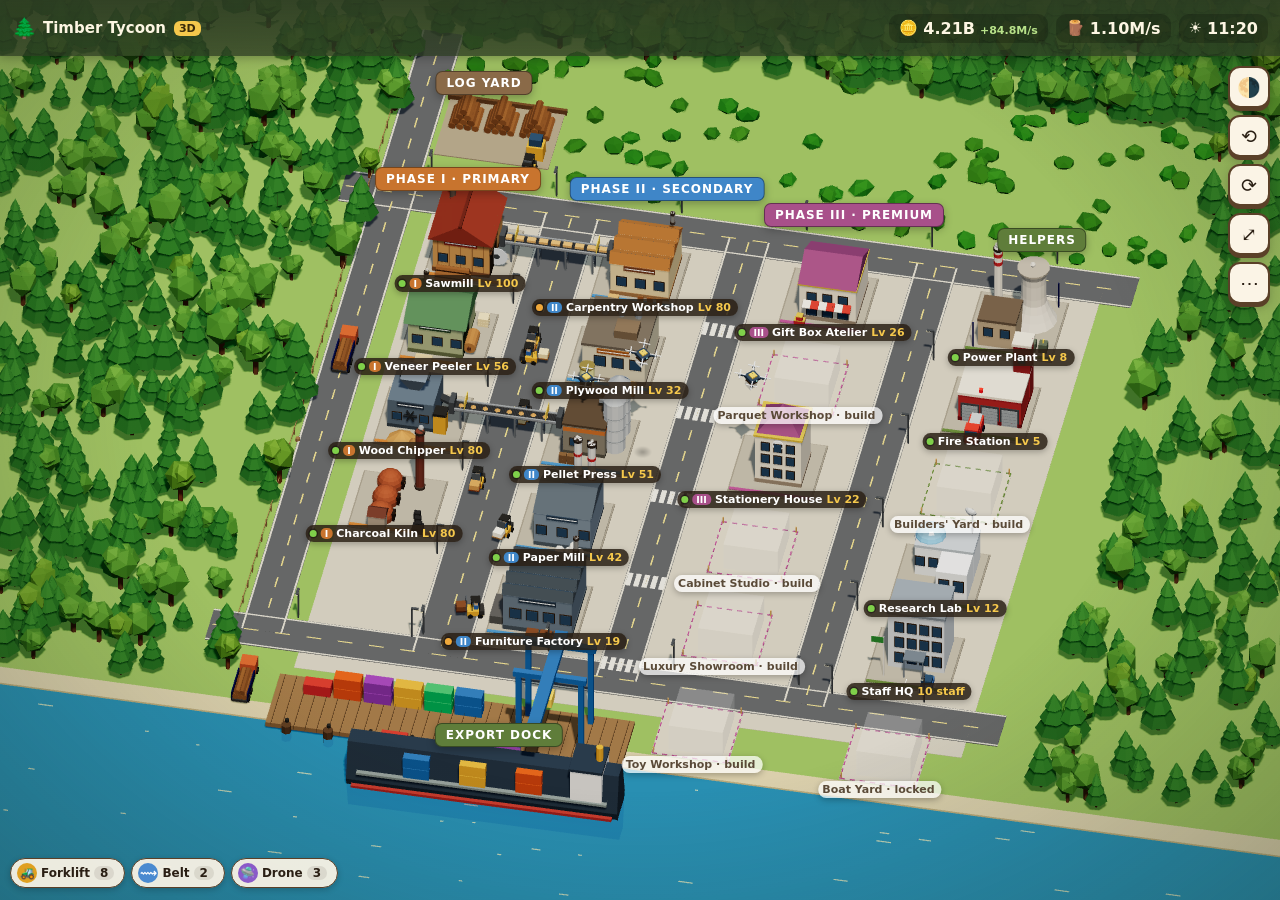
<file: index.html>
<!doctype html>
<html lang="en">
<head>
<meta charset="utf-8">
<meta name="viewport" content="width=device-width,initial-scale=1,viewport-fit=cover,user-scalable=no">
<meta name="theme-color" content="#2b3a24">
<title>Timber Tycoon 3D · Three.js prototype</title>
<link rel="icon" href="legacy/assets/icon-192.png">
<link rel="stylesheet" href="css/app.css">
<script type="importmap">{"imports":{"three":"./vendor/three/three.module.min.js","three/addons/":"./vendor/three/addons/"}}</script>
</head>
<body>
<canvas id="gl" aria-label="Timber Tycoon factory, 3D view"></canvas>
<div id="labels" aria-hidden="true"></div>

<header id="hud">
  <div class="brand"><span class="logo">🌲</span><b>Timber Tycoon</b><span class="chip3d">3D</span></div>
  <div class="stat coins" title="Coins (live from the v2.22 simulation)"><span class="ico">🪙</span><b id="hCoins">–</b><small id="hIncome">+0/s</small></div>
  <div class="stat" title="Logs per second"><span class="ico">🪵</span><b id="hLogs">–</b></div>
  <div class="stat clock" title="In-game clock (drives the day/night light)"><span class="ico" id="hDayIco">☀️</span><b id="hClock">–</b></div>
</header>

<nav id="tools">
  <button id="bDay" title="Light: auto / day / night">🌗</button>
  <button id="bRotL" title="Rotate left">⟲</button>
  <button id="bRotR" title="Rotate right">⟳</button>
  <button id="bFit" title="Fit factory">⤢</button>
  <button id="bMenu" title="Prototype menu">⋯</button>
</nav>

<div id="legend">
  <span class="lg t1"><i>🚜</i>Forklift <em id="nFork">0</em></span>
  <span class="lg t2"><i>⟿</i>Belt <em id="nBelt">0</em></span>
  <span class="lg t3"><i>🛸</i>Drone <em id="nDrone">0</em></span>
</div>

<div id="menu" class="hidden">
  <div class="mh">Prototype</div>
  <button id="mImport">📥 Load a copy of my 2D save</button>
  <button id="mDemo">🏭 Reset to demo factory</button>
  <button id="mFps">📈 Toggle FPS meter</button>
  <a href="https://semihkislar.github.io/timber-tycoon/" target="_blank" rel="noopener">↗ Open the 2D game</a>
  <p class="note">Runs the real v2.22 simulation in its own save slot. Your 2D save is only ever read, never written.</p>
</div>

<section id="sheet" class="hidden" aria-live="polite">
  <div class="grab"></div>
  <div class="sh-head">
    <div class="sh-ic" id="shIcon"></div>
    <div class="sh-tt"><div class="sh-name"><span id="shName">–</span> <span id="shTier" class="tier"></span></div><div class="sh-sub" id="shSub">–</div></div>
    <button class="sh-x" id="shClose" aria-label="Close">✕</button>
  </div>
  <div class="sh-body">
    <div class="sh-row"><div class="sh-k">Level</div><div class="sh-v" id="shLvl">–</div></div>
    <div class="sh-row"><div class="sh-k">Status</div><div class="sh-v"><div class="bar"><i id="shBar"></i></div><span id="shStat">–</span></div></div>
    <div class="sh-recipe" id="shRecipe"></div>
    <div class="sh-row"><div class="sh-k">Transport</div><div class="sh-v" id="shLink">–</div></div>
  </div>
  <button class="buy" id="shBuy"><span id="shBuyT">Upgrade</span><small id="shCost">–</small></button>
</section>

<div id="fps" class="hidden"></div>
<div id="boot"><div class="spin"></div><div id="bootT">Starting the v2.22 simulation…</div></div>
<script type="module" src="js/main.js"></script>
</body>
</html>
</file>
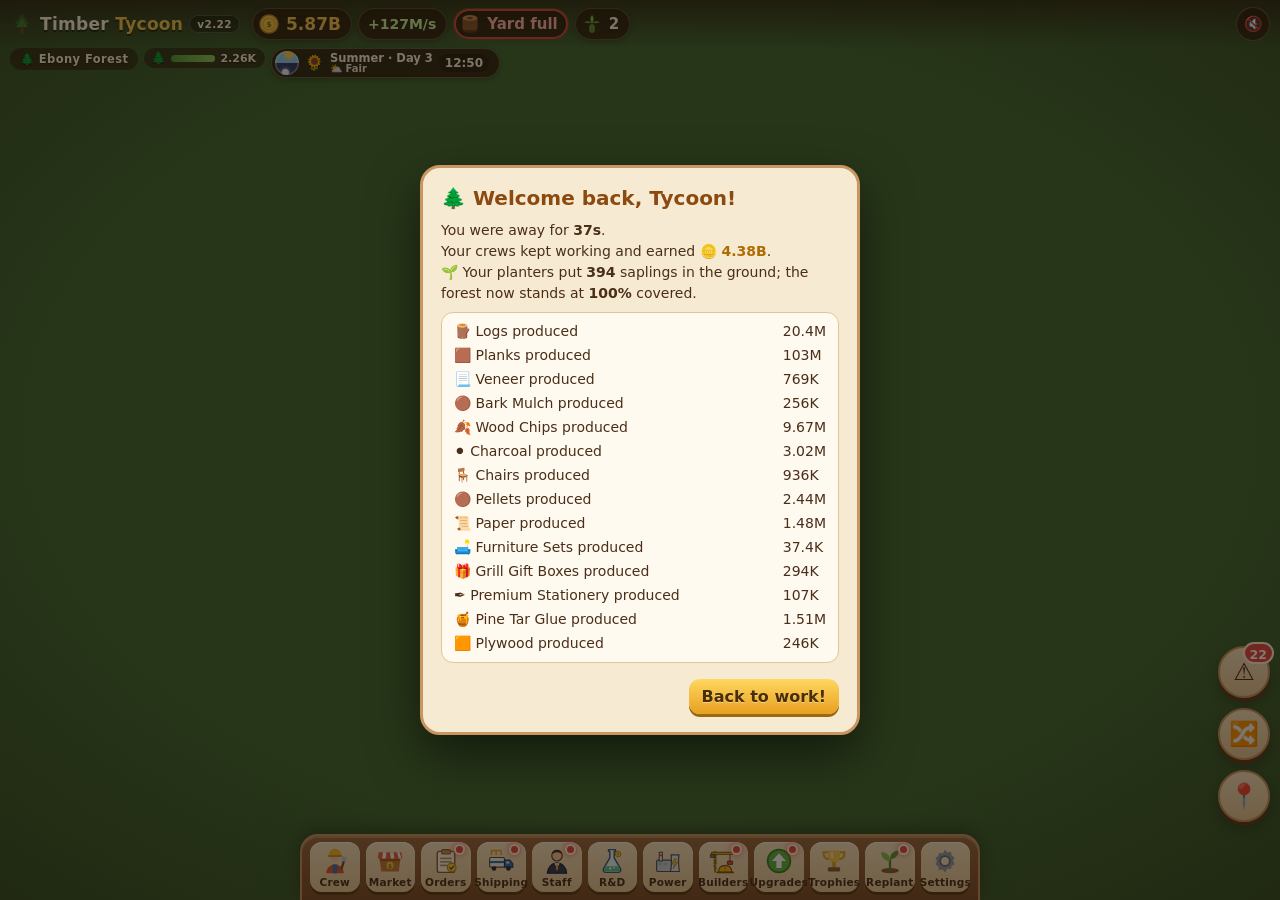
<file: legacy/sim.html>
<!DOCTYPE html>
<html lang="en">
<head>
<!-- 3D prototype: this copy of v2.22 runs HEADLESS inside a hidden iframe; it only simulates (no canvas drawing) -->
<script>window.TT_HEADLESS=1;</script>
<meta charset="UTF-8">
<meta name="viewport" content="width=device-width, initial-scale=1, maximum-scale=1, viewport-fit=cover, user-scalable=no">
<meta name="theme-color" content="#7a4e2a">
<meta name="mobile-web-app-capable" content="yes">
<meta name="apple-mobile-web-app-capable" content="yes">
<meta name="apple-mobile-web-app-status-bar-style" content="black-translucent">
<meta name="apple-mobile-web-app-title" content="Timber Tycoon">

<link rel="icon" type="image/png" sizes="192x192" href="assets/icon-192.png">
<link rel="apple-touch-icon" href="assets/icon-180.png">
<title>Timber Tycoon — Idle Lumber Empire</title>
<link rel="stylesheet" href="css/style.css">
</head>
<body>
<canvas id="scene" aria-label="Your lumber factory"></canvas>
<div id="vignette"></div>
<header id="topbar">
  <div class="brand"><span class="ic" id="logoIcon"></span><span class="bt">Timber <b>Tycoon</b></span><span class="version-badge" id="verBadge">v2.1</span></div>
  <div class="chips" id="hudChips" title="Tap for more stats">
    <div class="hc coin" title="Coins"><span class="ic" id="kCoins"></span><span class="v" id="hCoins">0</span></div>
    <div class="hc inc" title="Income per second"><span class="v" id="hIncome">0/s</span></div>
    <div class="hc" title="Logs per second"><span class="ic" id="kLogs"></span><span class="v" id="hLogs">0/s</span></div>
    <div class="hc seeds" title="Seeds (prestige)"><span class="ic" id="kSeeds"></span><span class="v" id="hSeeds">0</span></div>
  </div>
  <button class="tb-btn" id="hudX" title="More stats" aria-expanded="false">▾</button>
  <button class="tb-btn" id="muteBtn" title="Toggle sound">🔇</button>
</header>
<div id="subbar"><div class="scene-label" id="sceneLabel">🌲 Pine Forest</div>
  <button class="fchip ok" id="forestChip" title="Grown trees (tap for Crew & Forest)"><span class="fi">🌲</span><span class="fbar"><i id="fBarI"></i></span><b id="fPct">1.2K</b></button>
  <div id="wxChip" class="wx" title="Season, weather and time of day (tap for details)"><span class="wx-dial" id="wxDial"><i id="wxSun"></i></span><span class="wx-s" id="wxS">🌸</span><span class="wx-t"><b id="wxT1">Spring · Day 1</b><small id="wxT2">⛅ Fair</small></span><span class="wx-clk" id="wxClk">07:10</span></div>
  <div id="events"></div></div>
<div id="wxPop" class="hidden"></div>
<div id="fabs">
  <button class="fab attn" id="attnBtn" title="Next building needing attention"><span class="fi">⚠️</span><b id="attnN">0</b></button>
  <button class="fab" id="flowBtn" title="Supply flow view (F): see what goes where and what is short" aria-pressed="false"><span class="fi">🔀</span></button>
  <button class="fab" id="jumpBtn" title="Jump to a location" aria-expanded="false"><span class="fi">📍</span></button>
</div>
<div id="jumpBar" class="hscroll" aria-hidden="true"></div>
<div id="attnTip" class="hidden"></div>
<div id="flowLegend" class="hidden"></div>
<nav id="bottombar">
  <button class="bb" data-s="crew" id="bbCrew"><span class="dot hidden" id="crewDot"></span><span class="bi"></span><span class="l">Crew</span></button>
  <button class="bb" data-s="market" id="bbMarket"><span class="bi"></span><span class="l">Market</span></button>
  <button class="bb" data-s="ord" id="bbOrd"><span class="dot hidden" id="ordDot"></span><span class="bi"></span><span class="l">Orders</span></button>
  <button class="bb ovf" data-s="ship" id="bbShip"><span class="dot hidden" id="shipDot"></span><span class="bi"></span><span class="l">Shipping</span></button>
  <button class="bb ovf" data-s="staff" id="bbStaff"><span class="dot hidden" id="staffDot"></span><span class="bi"></span><span class="l">Staff</span></button>
  <button class="bb ovf hidden" data-s="rnd" id="bbRnd"><span class="dot hidden" id="rndDot"></span><span class="bi"></span><span class="l">R&amp;D</span></button>
  <button class="bb ovf hidden" data-s="power" id="bbPower"><span class="dot hidden" id="powerDot"></span><span class="bi"></span><span class="l">Power</span></button>
  <button class="bb ovf hidden" data-s="build" id="bbBuild"><span class="dot hidden" id="buildDot"></span><span class="bi"></span><span class="l">Builders</span></button>
  <button class="bb" data-s="upg" id="bbUpg"><span class="dot hidden" id="upgDot"></span><span class="bi"></span><span class="l">Upgrades</span></button>
  <button class="bb ovf" data-s="ach" id="bbAch"><span class="dot hidden" id="achDot"></span><span class="bi"></span><span class="l">Trophies</span></button>
  <button class="bb ovf" data-s="co" id="bbCo"><span class="dot hidden" id="coDot"></span><span class="bi"></span><span class="l">Replant</span></button>
  <button class="bb ovf" data-s="set" id="bbSet"><span class="bi"></span><span class="l">Settings</span></button>
  <button class="bb more-btn" data-s="more" id="bbMore"><span class="dot hidden" id="moreDot"></span><span class="bi"></span><span class="l">More</span></button>
</nav>
<section id="sheet" aria-hidden="true">
  <div class="sh-head" id="shHead"><span class="sh-grab" aria-hidden="true"></span><h3><span class="sh-ic" id="shIc"></span><span id="shTitle">Building</span></h3><button class="sh-sz" id="shSize" title="Expand / collapse">⤢</button><button class="sh-x" id="shClose" title="Close">✕</button></div>
  <div class="sh-body" id="shBody">
    <div class="pane" id="pane-bld">
      <div class="bp-top"><div class="bp-ic" id="bpIc"></div><div class="bp-meta"><div class="bp-name"><span id="bpName"></span><span id="bpTier"></span><span class="lv" id="bpLv"></span></div><div class="bp-desc" id="bpDesc"></div></div>
        <div class="bp-nav"><button id="bpPrev" title="Previous building">‹</button><button id="bpNext" title="Next building">›</button></div></div>
      <div id="bpLocked" class="lockmsg hidden"></div>
      <div id="bpMain">
        <div class="seg bptabs hidden" id="bpTabs"><button data-t="ov" class="on">📋 Overview</button><button data-t="ws">🛠 Workstations <b id="bpWsN"></b></button></div>
        <div class="ms" id="bpMs" title="Milestones: each one doubles this building's speed and hires a yard worker"><span class="stars" id="bpStars"></span><span class="mbar"><i id="bpMbar"></i></span><span class="mtx" id="bpMtx"></span></div>
        <div class="bstatus" id="bpStatus"><div class="bar" id="bpBar"><i id="bpBi"></i></div><span class="chip" id="bpChip"></span></div>
        <div class="io" id="bpIo"></div>
        <div class="brow"><span class="seg mult"><button data-m="1" class="on">×1</button><button data-m="10">×10</button><button data-m="max">Max</button></span>
          <button class="wsgo hidden" id="bpWsGo" title="Workstations inside this building">🛠 Stations <b id="bpWsGoN"></b></button><label class="sw" title="Toggle building on/off"><input type="checkbox" id="bpOn"><span class="tr"></span><span id="bpOnL">On</span></label></div>
        <div class="buyrow"><button class="btn buy big hold" id="bpBuy"></button><button class="btn gold bmax" id="bpMax" title="Buy as many levels as you can afford">Max</button></div>
        <div id="bpMargin" class="bp-margin legend"></div>
        <div class="pbar"><i id="bpPbar"></i></div>
        <div class="fire-note hidden" id="bpFire"></div>
        <div class="bspec hidden" id="bpSpec"></div>
        <div class="bby hidden" id="bpBy"></div>
        <div class="bmgr hidden" id="bpMgr"></div>
        <div class="bws hidden" id="bpWs"></div>
        <div class="stor hidden" id="bpStor">
          <div class="stor-h"><b>📦 Stock area</b><span class="lv" id="bpStLv"></span><span class="chip" id="bpStChip"></span>
            <label class="sw" title="Turn auto-sell off for this building's output to stockpile it (for orders)"><input type="checkbox" id="bpStKeep"><span class="tr"></span><span id="bpStKeepL">Keep stock</span></label></div>
          <div class="bar" id="bpStBar"><i id="bpStBi"></i></div>
          <div class="legend" id="bpStTx"></div>
          <button class="btn wood" id="bpStBuy" style="width:100%;margin-top:6px"></button>
        </div>
      </div>
    </div>
    <div class="pane" id="pane-crew">
      <div class="forest-card ok" id="forestCard"></div>
      <h4>Wood collectors <span class="seg mult"><button data-m="1" class="on">×1</button><button data-m="10">×10</button><button data-m="max">Max</button></span></h4>
      <div class="list" id="colList"></div>
      <h4>Planting crew</h4>
      <div class="legend" style="margin:0 0 6px">Loggers can only fell <b>grown</b> trees. Planters put saplings on stumps; saplings grow into young and then grown trees (fastest in spring, slowest in winter). Every planter also tends new forest land.</div>
      <div class="list" id="plList"></div>
      <h4>Wood type</h4>
      <div class="legend" style="margin:0 0 6px">Harvesting rarer wood multiplies the sale price of <b>everything</b> you sell.</div>
      <div class="list" id="treeList"></div>
    </div>
    <div class="pane" id="pane-market">
      <table class="mkt"><thead><tr><th>Item</th><th>Stock</th><th class="hm">Made/s</th><th class="hm">Used/s</th><th>Price</th><th>Auto</th><th></th></tr></thead><tbody id="mktBody"></tbody></table>
      <div class="legend">Trucks at the shipping dock haul your goods away. Auto-sell sells surplus only and always keeps a ~2s buffer for downstream buildings.</div>
    </div>
    <div class="pane" id="pane-ord"><div id="ordBody"></div></div>
    <div class="pane" id="pane-prem"><div id="premBody"></div></div>
    <div class="pane" id="pane-staff"><div id="staffBody"></div></div>
    <div class="pane" id="pane-power"><div id="powerBody"></div></div>
    <div class="pane" id="pane-build"><div id="buildBody"></div></div>
    <div class="pane" id="pane-ship"><div id="shipBody"></div></div>
    <div class="pane" id="pane-rnd">
      <div class="seg" id="rndTabs" style="margin-bottom:8px"><button data-t="res" class="on">🔬 Research</button><button data-t="trade">🌍 Trade</button></div>
      <div id="rndRes"></div>
      <div id="rndTrade" class="hidden"><canvas id="tradeMap" style="width:100%;border-radius:12px;display:block;margin-bottom:8px;background:#7eb8e0"></canvas><div id="tradeBody"></div></div>
    </div>
    <div class="pane" id="pane-upg"><div class="list" id="upgList"></div><div class="legend" id="upgOwned"></div></div>
    <div class="pane" id="pane-ach">
      <div class="trophy-head"><span id="achHeadMedal"></span><div style="flex:1"><div class="big" id="achCount">0 / 0</div><div class="legend" style="margin-top:3px" id="achBonus">Each trophy: +2% to all production, forever.</div><div class="pbar"><i id="achBar"></i></div></div></div>
      <div class="ach-grid" id="achGrid"></div>
      <div class="legend" style="margin-top:8px">✨ Watch the forest for <b>Golden Logs</b>: tap one before it vanishes for a lucky bonus. Trophies survive replanting.</div>
    </div>
    <div class="pane" id="pane-co">
      <div class="rp-tabs" id="rpTabs" role="tablist"><button data-t="replant" class="on">🌱 Replant</button><button data-t="shop">🛒 Seed Shop<span class="dot hidden" id="rpShopDot"></span></button><button data-t="goals">🎯 Goals</button></div>
      <div class="rp-pane" id="rpReplant">
        <div class="prestige-box rp-box">
          <div class="rp-legacy" id="rpLegacy"></div>
          <div>You would gain</div>
          <div class="big" id="pGain">0</div>
          <div class="legend" id="pNext"></div>
          <div class="rp-advice" id="rpAdvice"></div>
          <button class="btn gold rp-go" id="prestigeBtn">🌱 Review &amp; Replant</button>
        </div>
        <div class="rp-explain legend">Seeds you earn grow your <b>Forest Legacy</b> forever (a production bonus that never goes down, even when you spend Seeds). Spend Seeds in the <b>Seed Shop</b>. Each Replant prices the new run in your forest's value, so it starts faster but never trivially.</div>
      </div>
      <div class="rp-pane hidden" id="rpShop"><div class="rp-wallet" id="rpWallet"></div><div class="rp-list" id="rpShopList"></div></div>
      <div class="rp-pane hidden" id="rpGoals"><div class="legend" id="rpGoalsHead"></div><div class="rp-list" id="rpGoalList"></div></div>
      <h4>📊 Company stats</h4>
      <div class="kv" id="statsKv"></div>
    </div>
    <div class="pane" id="pane-more"><div class="more-grid" id="moreGrid"></div></div>
    <div class="pane" id="pane-set">
      <div class="setrow"><span>Sound effects<small>Chops, coins and unlock chimes</small></span><label class="sw"><input type="checkbox" id="sndToggle"><span class="tr"></span></label></div>
      <div class="setrow"><span>Camera<small>Drag to pan (it glides), pinch or scroll to zoom, double-tap open ground to zoom in/out</small></span><button class="btn wood small" id="fitBtn">⤢ Fit factory</button></div>
      <div class="setrow"><span>Auto-focus on events<small>Fly the camera to fires, new orders and golden logs</small></span><label class="sw"><input type="checkbox" id="afToggle"><span class="tr"></span></label></div>
      <div class="setrow"><span>Haptic feedback<small>Short vibrations on taps and buys (where supported)</small></span><label class="sw"><input type="checkbox" id="hapToggle"><span class="tr"></span></label></div>
      <div class="setrow"><span>Staff fatigue<small>Energy drains while working; below 30% staff work at 80%. Steady trait ignores this.</small></span><label class="sw"><input type="checkbox" id="fatToggle"><span class="tr"></span></label></div>
      <div class="setrow"><span>Save game<small>Autosaves every 10s; progress continues offline (up to 8h)</small></span><button class="btn wood small" id="saveBtn">💾 Save</button></div>
      <div class="setrow"><span>Reset<small>Wipe everything, including Seeds and trophies</small></span><button class="btn red small" id="resetBtn">⟲ Reset</button></div>
      <div class="legend" style="text-align:center">Timber Tycoon <span id="footerVer">v2.1</span></div>
    </div>
  </div>
</section>
<div id="orderCard" class="hidden"></div>
<div id="toasts"></div>
<div id="modalRoot"></div>
<div id="fxLayer"></div>
<script src="js/logic_a.js"></script>
<script src="js/logic_b.js"></script>
<script src="js/stations.js"></script>
<script src="js/ui.js"></script>
<script src="js/premium.js"></script>
<script src="js/world.js"></script>
<script src="js/staff.js"></script>
<script src="js/staffsys.js"></script>
<script src="js/research.js"></script>
<script src="js/forest.js"></script>
<script src="js/power.js"></script>
<script src="js/builders.js"></script>
<script src="js/shipping.js"></script>
<script src="js/flow.js"></script>
<script src="js/spec.js"></script>
<script src="js/replant.js"></script>
<script src="js/scene1.js"></script>
<script src="js/sprites.js"></script>
<script src="js/chimney.js"></script>
<script src="js/forestveh.js"></script>
<script src="js/facade.js"></script>
<script src="js/input.js"></script>
<script src="js/scene2.js"></script>
<script src="js/scene3.js"></script>
<script src="js/scene4.js"></script>
<script src="js/scene5.js"></script>
<script src="js/marketfleet.js"></script>
<script src="js/scene6.js"></script>
<script src="js/scene7.js"></script>
<script src="js/scene8.js"></script>
<script src="js/scene9.js"></script>
<script src="js/scene10.js"></script>
<script src="js/scene11.js"></script>
<script src="js/scene12.js"></script>
<script src="js/scene13.js"></script>
<script src="js/staffworld.js"></script>
<script src="js/mobile.js"></script>
<script src="js/tiers.js"></script>
<script src="js/main.js"></script>
</body>
</html>
</file>
<file: css/app.css>
:root{--tb:56px;--cream:#fbf4e6;--ink:#2a1f14;--wood:#8b5a2b;--t1:#c8742e;--t2:#3f86c8;--t3:#a8508a;--tr:#8a6a48;--th:#5f7d3a;font-family:system-ui,-apple-system,"Segoe UI",Roboto,sans-serif}
*{box-sizing:border-box}
html,body{margin:0;height:100%;overflow:hidden;background:#6f9a45;color:var(--ink);-webkit-tap-highlight-color:transparent;user-select:none;-webkit-user-select:none;touch-action:none}
#gl{position:fixed;inset:0;width:100%;height:100%;display:block;outline:none}
body::after{content:"";position:fixed;inset:0;pointer-events:none;background:radial-gradient(ellipse at 50% 45%,transparent 55%,rgba(20,30,10,.28) 100%)}
.hidden{display:none!important}

/* ---------- HUD ---------- */
#hud{position:fixed;left:0;right:0;top:0;z-index:5;display:flex;gap:8px;align-items:center;padding:calc(8px + env(safe-area-inset-top)) 12px 8px;
  background:linear-gradient(#2c3b22ee,#2c3b22c8);color:#fdf6e3;box-shadow:0 2px 10px #0004;min-height:var(--tb)}
.brand{display:flex;align-items:center;gap:6px;font-size:15px;margin-right:auto;white-space:nowrap}
.brand .logo{font-size:20px}
.chip3d{background:#f5c84c;color:#3a2a0a;font-weight:900;font-size:11px;border-radius:6px;padding:1px 5px;margin-left:2px}
.stat{display:flex;align-items:baseline;gap:5px;background:#0003;border-radius:10px;padding:5px 10px;white-space:nowrap}
.stat b{font-size:16px;font-variant-numeric:tabular-nums}
.stat small{font-size:11px;color:#b8e28a;font-weight:700}
.stat .ico{font-size:15px;align-self:center}
@media (max-width:560px){
  .brand b,.chip3d{display:none} .brand{margin-right:0}
  #hud{gap:5px;padding-left:8px;padding-right:8px;justify-content:space-between}
  .stat{padding:4px 7px;gap:3px} .stat b{font-size:14px} .stat small{font-size:10px}
}

#tools{position:fixed;right:10px;top:calc(var(--tb) + env(safe-area-inset-top) + 10px);z-index:5;display:flex;flex-direction:column;gap:7px}
#tools button{width:42px;height:42px;border-radius:12px;border:2px solid #5a4028;background:var(--cream);font-size:19px;color:var(--ink);box-shadow:0 3px 0 #5a4028,0 4px 10px #0003;cursor:pointer;padding:0}
#tools button:active{transform:translateY(2px);box-shadow:0 1px 0 #5a4028}
#tools button.on{background:#f5c84c}

#legend{position:fixed;left:10px;bottom:calc(12px + env(safe-area-inset-bottom));z-index:4;display:flex;gap:6px;flex-wrap:wrap;max-width:calc(100% - 20px)}
.lg{background:#fbf4e6ee;border:1.5px solid #5a4028;border-radius:20px;padding:4px 10px 4px 6px;font-size:12px;font-weight:700;display:flex;align-items:center;gap:4px;box-shadow:0 2px 6px #0003}
.lg i{font-style:normal;width:20px;height:20px;border-radius:50%;display:inline-grid;place-items:center;font-size:12px;color:#fff}
.lg.t1 i{background:#e0a020}.lg.t2 i{background:#4a8ad0}.lg.t3 i{background:#8a5ac8}
.lg em{font-style:normal;background:#2a1f1418;border-radius:8px;padding:0 6px}

#menu{position:fixed;right:60px;top:calc(var(--tb) + env(safe-area-inset-top) + 10px);z-index:7;background:var(--cream);border:2px solid #5a4028;border-radius:14px;padding:10px;width:270px;box-shadow:0 8px 24px #0005;display:flex;flex-direction:column;gap:6px}
#menu .mh{font-weight:900;font-size:13px;text-transform:uppercase;letter-spacing:.06em;color:#7a5a38}
#menu button,#menu a{display:block;text-align:left;background:#fff;border:1.5px solid #d8c6a6;border-radius:10px;padding:9px 10px;font:600 14px system-ui,sans-serif;color:var(--ink);text-decoration:none;cursor:pointer}
#menu .note{font-size:11.5px;color:#6a5a48;margin:2px 2px 0;line-height:1.35}

/* ---------- world labels ---------- */
#labels{position:fixed;inset:0;pointer-events:none;z-index:2;overflow:hidden}
.wl{position:absolute;left:0;top:0;transform-origin:50% 100%;white-space:nowrap;font:800 11px system-ui,sans-serif;color:#fff;
  background:#2a1f14d9;border-radius:8px;padding:2px 7px 2px 4px;display:flex;align-items:center;gap:4px;box-shadow:0 2px 6px #0004;will-change:transform}
.wl .tb{font-size:9.5px;font-weight:900;border-radius:5px;padding:0 4px;color:#fff}
.wl .lv{color:#f5c84c}
.wl .dot{width:7px;height:7px;border-radius:50%;background:#7fd04a;box-shadow:0 0 0 1.5px #0005}
.wl.idle .dot{background:#f0a83a}.wl.off .dot{background:#999}
.wl.ghost{background:#ffffffb8;color:#5a4a38;font-weight:700}
.wl.ghost .dot{display:none}
.wl.sel{outline:2px solid #f5c84c}
.wh{position:absolute;left:0;top:0;font:900 12px system-ui,sans-serif;letter-spacing:.08em;color:#fff;padding:4px 10px;border-radius:7px;border:1.5px solid #0006;box-shadow:0 3px 8px #0004;white-space:nowrap;will-change:transform}
.t1b{background:var(--t1)}.t2b{background:var(--t2)}.t3b{background:var(--t3)}.thb{background:var(--th)}.trb{background:var(--tr)}

/* ---------- bottom sheet (same look as the 2D game's panels) ---------- */
#sheet{position:fixed;z-index:6;left:50%;transform:translateX(-50%);bottom:0;width:min(440px,100%);background:var(--cream);border:2px solid #5a4028;border-bottom:0;
  border-radius:18px 18px 0 0;box-shadow:0 -6px 24px #0005;padding:6px 14px calc(14px + env(safe-area-inset-bottom));animation:up .22s ease-out}
@keyframes up{from{transform:translate(-50%,40%);opacity:0}to{transform:translate(-50%,0);opacity:1}}
@media (min-width:900px){#sheet{left:auto;right:64px;bottom:auto;top:calc(var(--tb) + 12px);transform:none;border-radius:16px;border-bottom:2px solid #5a4028;animation:none}}
.grab{width:42px;height:5px;border-radius:3px;background:#c9b28c;margin:2px auto 8px}
.sh-head{display:flex;gap:10px;align-items:center}
.sh-ic{width:46px;height:46px;border-radius:12px;background:#fff;border:1.5px solid #d8c6a6;display:grid;place-items:center}
.sh-ic svg{width:36px;height:36px}
.sh-tt{flex:1;min-width:0}
.sh-name{font-weight:900;font-size:17px}
.sh-sub{font-size:12.5px;color:#6a5a48;margin-top:1px}
.tier{font-size:11px;font-weight:900;color:#fff;border-radius:6px;padding:1px 6px;vertical-align:2px}
.sh-x{border:0;background:#e9dcc4;width:34px;height:34px;border-radius:10px;font-size:15px;cursor:pointer}
.sh-body{margin:10px 0;display:flex;flex-direction:column;gap:7px}
.sh-row{display:flex;align-items:center;gap:10px;font-size:13.5px}
.sh-k{width:76px;color:#7a6a58;font-weight:700;font-size:12px;text-transform:uppercase;letter-spacing:.04em}
.sh-v{flex:1;display:flex;align-items:center;gap:8px;font-weight:700}
.bar{flex:0 0 90px;height:9px;border-radius:5px;background:#e0d2b8;overflow:hidden}
.bar i{display:block;height:100%;width:0;background:linear-gradient(90deg,#7fc04a,#4f9a2a);transition:width .3s}
.sh-recipe{display:flex;align-items:center;gap:6px;flex-wrap:wrap;background:#fff;border:1.5px solid #e2d4ba;border-radius:12px;padding:7px 9px;font-size:13px;font-weight:700}
.sh-recipe .r{display:inline-flex;align-items:center;gap:3px}
.sh-recipe svg{width:22px;height:22px}
.sh-recipe .arr{color:#a08a6a;font-size:16px}
.buy{width:100%;border:2px solid #3a6a1a;background:linear-gradient(#8fd05a,#5fa832);color:#fff;font:900 16px system-ui,sans-serif;border-radius:14px;padding:10px;display:flex;justify-content:space-between;align-items:center;box-shadow:0 3px 0 #3a6a1a;cursor:pointer;text-shadow:0 1px 0 #2a5a10}
.buy small{font-size:14px;background:#0002;border-radius:8px;padding:2px 8px}
.buy:disabled{filter:grayscale(.8);opacity:.7}

#fps{position:fixed;left:10px;top:calc(var(--tb) + env(safe-area-inset-top) + 10px);z-index:5;background:#000a;color:#bdf58a;font:700 11px ui-monospace,monospace;padding:4px 7px;border-radius:7px;white-space:pre;pointer-events:none}
#boot{position:fixed;inset:0;z-index:20;display:grid;place-content:center;justify-items:center;gap:14px;background:#2c3b22;color:#fdf6e3;font:700 15px system-ui,sans-serif;transition:opacity .5s}
#boot.out{opacity:0;pointer-events:none}
.spin{width:38px;height:38px;border-radius:50%;border:4px solid #fdf6e344;border-top-color:#f5c84c;animation:sp 0.9s linear infinite}
@keyframes sp{to{transform:rotate(360deg)}}
#simHost{position:fixed;left:-12000px;top:0;width:420px;height:760px;border:0;opacity:0;pointer-events:none}
.toast3{position:fixed;left:50%;top:calc(var(--tb) + env(safe-area-inset-top) + 14px);transform:translate(-50%,-10px);opacity:0;z-index:9;background:#2a1f14ee;color:#fdf6e3;font:700 13.5px system-ui,sans-serif;padding:8px 14px;border-radius:12px;box-shadow:0 4px 14px #0005;transition:all .25s;pointer-events:none;max-width:90vw;text-align:center}
.toast3.on{opacity:1;transform:translate(-50%,0)}
body.night .wl{background:#120c08e6}
@media (max-width:560px){.wl{font-size:9.5px;padding:1px 5px 1px 3px;gap:3px}.wl .tb{font-size:8.5px}.wh{font-size:10px;padding:3px 7px}}
</file>
<file: legacy/css/style.css>
/* Timber Tycoon styles (moved out of the single-file build in v2.8) */
:root{
  --ink:#4a2e18; --ink2:#7a5536; --cream:#fff6e6; --paper:#f7ead2; --paper2:#efdcbc; --line:#e0c59a;
  --wood:#8a5a32; --wood-d:#5e3a1c; --wood-l:#c08a4f; --gold:#f5c84c; --green:#5fb441; --green-d:#3b7f27; --red:#e0574f;
  --hud:rgba(43,27,14,.78); --tb:52px; --bb:76px;
}
*{box-sizing:border-box;-webkit-tap-highlight-color:transparent}
html,body{margin:0;padding:0;height:100%;overflow:hidden;overscroll-behavior:none}
body{font-family:system-ui,-apple-system,"Segoe UI",Roboto,Ubuntu,sans-serif;color:var(--cream);background:#3f6b34;user-select:none;-webkit-user-select:none}
button{font:inherit;color:inherit}
.hidden{display:none!important}
/* ---------- scene ---------- */
#scene{position:fixed;inset:0;width:100vw;height:100vh;height:100dvh;display:block;touch-action:none;cursor:grab;z-index:0}
#scene.dragging{cursor:grabbing}
#scene.pointer{cursor:pointer}
#vignette{position:fixed;inset:0;pointer-events:none;z-index:1;
  background:radial-gradient(ellipse 75% 70% at 50% 48%,rgba(0,0,0,0) 60%,rgba(22,30,10,.38) 100%)}
/* ---------- top bar ---------- */
#topbar{position:fixed;top:0;left:0;right:0;z-index:20;display:flex;align-items:center;gap:8px;
  padding:calc(7px + env(safe-area-inset-top)) 10px 7px;pointer-events:none;
  background:linear-gradient(180deg,rgba(38,24,12,.62),rgba(38,24,12,0))}
#topbar>*{pointer-events:auto}
.brand{display:flex;align-items:center;gap:6px;font-weight:900;font-size:17px;letter-spacing:.3px;white-space:nowrap;
  text-shadow:0 2px 0 rgba(0,0,0,.45);margin-right:4px}
.brand b{color:var(--gold)}
.brand .ic{width:24px;height:24px;display:inline-flex}
.brand .ic svg{width:24px;height:24px}
.version-badge{font-size:10.5px;font-weight:800;color:#fff3d6;background:rgba(0,0,0,.35);padding:2px 7px;border-radius:999px;letter-spacing:.4px;border:1px solid rgba(255,255,255,.18);text-shadow:none}
.chips{display:flex;gap:6px;flex:1;min-width:0;flex-wrap:nowrap}
.hc{display:flex;align-items:center;gap:5px;background:var(--hud);border:1.5px solid rgba(255,220,160,.22);border-radius:999px;
  padding:3px 10px 3px 4px;height:32px;box-shadow:0 2px 6px rgba(0,0,0,.25);min-width:0;white-space:nowrap}
.hc .ic{width:24px;height:24px;display:inline-flex;flex:none}
.hc .ic svg{width:24px;height:24px}
.hc .v{font-weight:800;font-size:15px;font-variant-numeric:tabular-nums}
.hc.coin .v{color:var(--gold);font-size:17px}
.hc .v.tick{animation:coinTick .35s ease-out}
.hc.inc{padding-left:9px}
.hc.inc .v{color:#c9f59e;font-size:14px}
@keyframes coinTick{0%{transform:scale(1.18);color:#fff}100%{transform:scale(1)}}
.tb-btn{width:34px;height:34px;border-radius:50%;border:1.5px solid rgba(255,220,160,.25);background:var(--hud);cursor:pointer;font-size:15px;flex:none}
#subbar{position:fixed;left:10px;right:10px;top:calc(var(--tb) + env(safe-area-inset-top));z-index:15;display:flex;gap:6px;align-items:flex-start;flex-wrap:wrap;pointer-events:none}
.scene-label{font-size:11.5px;font-weight:800;letter-spacing:.4px;color:#fff3d6;background:rgba(43,27,14,.6);padding:4px 10px;border-radius:999px;text-shadow:0 1px 2px rgba(0,0,0,.6)}
.scene-label.golden{background:rgba(150,105,10,.92);color:#fff8c8;animation:glabel 1s ease-in-out infinite}
@keyframes glabel{50%{box-shadow:0 0 14px rgba(255,213,74,.95)}}
#events{display:flex;gap:6px;flex-wrap:wrap}
/* v2.4 managers + fire station */
.mgr-card{display:grid;grid-template-columns:62px 1fr auto;gap:9px;align-items:center;padding:7px 9px;border-radius:13px;background:#fffaf0;border:1.5px solid var(--line);box-shadow:0 2px 0 rgba(160,110,50,.15)}
.mgr-card.hired{border-color:var(--rc);box-shadow:0 0 0 1.5px var(--rc) inset,0 2px 0 rgba(160,110,50,.15);background:linear-gradient(160deg,#fffaf0,#fff3dc)}
.mgr-card.compact{grid-template-columns:54px 1fr auto;padding:6px 8px}
.mgr-card .portrait{display:block;filter:drop-shadow(0 2px 2px rgba(0,0,0,.25))}
.mg-n{font-weight:800;font-size:14px;line-height:1.1}
.mg-r{font-size:10px;font-weight:800;color:#fff;background:var(--rc);padding:1px 6px;border-radius:999px;vertical-align:2px;margin-left:2px}
.mg-s{font-size:11.5px;color:var(--ink2)}
.mg-k{font-size:11.5px;margin-top:2px;line-height:1.25}
.mg-count{font-size:11px;font-weight:700;color:var(--ink2);margin-left:6px}
.stn-hero{display:flex;gap:10px;align-items:center;margin-bottom:8px}
.stn-hero .ph-ic svg{width:46px;height:46px}
.stn-hero .ph-t{color:#9a2a14;font-weight:900}
.stn-stats{font-size:11.5px;color:var(--ink2);margin-top:3px;font-weight:700}
.lab-hero{display:flex;gap:10px;align-items:center;margin-bottom:8px;padding:8px 10px;border-radius:12px;background:linear-gradient(160deg,#e8f4fb,#d4e8f4);border:1.5px solid #9abed4}
.lab-hero .ph-t{color:#1f4a7a;font-weight:900}
.rp-big{text-align:center;font-weight:900;font-size:18px;color:#1f4a7a;line-height:1.1}
.rp-big small{display:block;font-size:10px;color:var(--ink2);font-weight:700}
@media (min-aspect-ratio:1/1){#sheet[data-s="rnd"]{max-height:min(76vh,calc(100dvh - var(--tb) - var(--bb) - 24px))}}
.rtree-wrap{overflow:auto;max-height:min(44vh,410px);border:1.5px solid var(--line);border-radius:12px;background:#f7f0e2;margin-bottom:8px}
.rtree{position:relative;margin:4px}
.rtree svg{position:absolute;inset:0;pointer-events:none}
.rtree .re{fill:none;stroke:#c9b28c;stroke-width:2}
.rtree .re.avail{stroke:#7aa8c8}
.rtree .re.done{stroke:#5ac08a}
.rep-row{display:flex;align-items:center;justify-content:space-between;gap:8px;margin:8px 2px 2px;font-size:12px;font-weight:800;color:var(--ink)}
.rn{position:absolute;width:84px;height:42px;border-radius:10px;border:1.5px solid var(--line);background:#fffaf0;padding:3px 4px 3px 3px;display:grid;grid-template-columns:16px 1fr;grid-template-rows:1fr auto;column-gap:3px;align-items:center;cursor:pointer;box-shadow:0 2px 0 rgba(160,110,50,.15);font:inherit;color:inherit;text-align:left}
.rn .ri{font-size:13px;line-height:1;grid-row:1/3;align-self:center;text-align:center}
.rn .rt{font-size:9.5px;font-weight:900;line-height:1.12;align-self:center;overflow:hidden}
.rn .rc{font-size:9px;font-weight:800;color:var(--ink2);white-space:nowrap}
.rn.ready{border-color:#e8a020;background:linear-gradient(160deg,#fff6d8,#ffe8a0);box-shadow:0 0 0 1.5px #e8a020 inset,0 2px 0 rgba(160,110,50,.15)}
.rn.done{border-color:#5ac08a;background:linear-gradient(160deg,#e8f8ee,#d4f0e0)}
.rn.avail{border-color:#7aa8c8}
.rn.lock{opacity:.55;filter:grayscale(.3)}
.rn.sel{outline:2px solid #1f4a7a;outline-offset:1px}
.res-detail{display:flex;gap:10px;align-items:center;padding:8px 10px;border-radius:12px;background:#fffaf0;border:1.5px solid var(--line);margin-bottom:6px}
.res-detail .rd-ic{font-size:28px}
.rd-why{font-size:11.5px;font-weight:700;color:#c4463d;margin-top:2px}
.city{padding:8px 10px;border-radius:12px;background:#fffaf0;border:1.5px solid var(--line);margin-bottom:6px}
.city.open{border-color:#5aa6e8;box-shadow:0 0 0 1.5px #5aa6e8 inset}
.city.spike{border-color:#e8473c;box-shadow:0 0 0 1.5px #e8473c inset}
.cy-h{display:flex;gap:6px;align-items:center;flex-wrap:wrap;margin-bottom:5px}
.cy-f{font-size:18px}
.cy-g{display:flex;flex-wrap:wrap;gap:4px}
.gch{border:1.5px solid var(--line);background:#fff;border-radius:9px;padding:4px 7px;font:inherit;font-weight:800;font-size:12px;cursor:pointer;display:inline-flex;gap:4px;align-items:center}
.gch:disabled{opacity:.45;cursor:not-allowed}
.gch.good{border-color:#5ac08a;background:#e8f8ee}
.gch.hot{border-color:#e8473c;background:#ffe8e4;animation:pulse 1.2s ease infinite}
.gch.nofree{opacity:.55}
.chip.spk{background:#e8473c;color:#fff}
.vsl{display:flex;gap:8px;align-items:center;padding:7px 9px;border-radius:12px;background:#e8f0f8;border:1.5px solid #9abed4;margin-bottom:5px}
.vsl .vi{font-size:22px}
.vsl .bar{height:7px;background:#c8d8e8;border-radius:4px;overflow:hidden;margin-top:3px}
.vsl .vb{display:block;height:100%;background:linear-gradient(90deg,#5aa6e8,#2f6fb0);width:0}
@keyframes pulse{0%,100%{transform:scale(1)}50%{transform:scale(1.04)}}
.fire-note{margin:8px 0;padding:8px 10px;border-radius:11px;background:linear-gradient(90deg,#ffe2d0,#ffd0b0);border:1.5px solid #ff8a50;font-size:12.5px;animation:firePulse 1s ease-in-out infinite}
@keyframes firePulse{50%{box-shadow:0 0 12px rgba(255,110,40,.7)}}
.bmgr{margin-top:6px}
/* v2.3 season / weather / clock widget */
.wx{display:flex;align-items:center;gap:6px;pointer-events:auto;cursor:pointer;background:var(--hud);border:1.5px solid rgba(255,220,160,.25);border-radius:999px;
  padding:2px 10px 2px 3px;height:30px;box-shadow:0 2px 6px rgba(0,0,0,.25);color:#fff6e0;white-space:nowrap;transition:background .6s}
.wx.night{background:rgba(22,28,58,.82);border-color:rgba(170,190,255,.35)}
.wx.bad{border-color:rgba(160,200,255,.55)}
.wx-dial{position:relative;width:24px;height:24px;border-radius:50%;overflow:hidden;flex:none;background:linear-gradient(180deg,#8ccdf2 0 50%,#2a3a68 50% 100%);box-shadow:inset 0 0 0 1.5px rgba(255,255,255,.35)}
.wx-dial i{position:absolute;left:50%;top:50%;width:0;height:0;transform:rotate(var(--a,0deg))}
.wx-dial i::before{content:'';position:absolute;left:-4px;top:-13px;width:8px;height:8px;border-radius:50%;background:#ffd34a;box-shadow:0 0 5px #ffd34a}
.wx-dial i::after{content:'';position:absolute;left:-3.5px;top:6px;width:7px;height:7px;border-radius:50%;background:#eef2ff;box-shadow:0 0 4px #c8d4ff}
.wx-s{font-size:15px}
.wx-t{display:flex;flex-direction:column;line-height:1.05}
.wx-t b{font-size:11.5px;font-weight:800}
.wx-t small{font-size:10px;opacity:.92;font-weight:600}
.wx-t small .good{color:#c9f59e}.wx-t small .bad{color:#bcd6ff}
.wx-clk{font-weight:800;font-size:12px;font-variant-numeric:tabular-nums;background:rgba(0,0,0,.25);padding:2px 6px;border-radius:999px}
#wxPop{position:fixed;z-index:26;left:10px;top:calc(var(--tb) + 40px + env(safe-area-inset-top));width:min(300px,92vw);background:linear-gradient(160deg,#fff8e6,#f3e0bd);color:var(--ink);
  border:2px solid #d9a441;border-radius:14px;padding:9px 11px;box-shadow:0 8px 24px rgba(0,0,0,.35);font-size:12px}
#wxPop.hidden{display:none}
#wxPop .wx-row{display:flex;flex-direction:column;margin-bottom:6px}#wxPop .wx-row span{color:#6b4c2a}
#wxPop .wx-seasons{display:flex;gap:4px;margin:4px 0 6px}#wxPop .wx-seasons div{flex:1;text-align:center;background:rgba(0,0,0,.06);border-radius:8px;padding:3px 0;opacity:.6}
#wxPop .wx-seasons div.on{opacity:1;background:#fff;box-shadow:0 0 0 2px #e8a020}#wxPop .wx-seasons i{font-style:normal;font-size:16px;display:block}
#wxPop .wx-foot{font-size:10.5px;color:#8a6a40}
@media (max-width:720px){.wx-t small{max-width:112px;overflow:hidden;text-overflow:ellipsis}.wx{gap:4px;padding-right:6px}.wx-clk{font-size:11px;padding:2px 4px}.wx-s{display:none}}
.event{display:flex;align-items:center;gap:6px;padding:3px 10px 3px 4px;border-radius:999px;background:rgba(120,84,10,.88);border:1.5px solid #ffd76a;
  font-size:12px;font-weight:700;color:#fff6d6;box-shadow:0 2px 8px rgba(0,0,0,.3);animation:eventIn .35s ease-out}
.event.bad{background:rgba(130,36,30,.9);border-color:#ff8a80}
.event .ev-ill{width:22px;height:22px;display:inline-flex;font-size:15px;align-items:center;justify-content:center;background:rgba(0,0,0,.25);border-radius:50%}
.event .tm{font-variant-numeric:tabular-nums;opacity:.9;margin-left:2px}
.event .ed{font-weight:500;opacity:.85}
@keyframes eventIn{from{opacity:0;transform:translateY(-8px)}}
/* ---------- bottom bar ---------- */
#bottombar{position:fixed;left:50%;transform:translateX(-50%);bottom:0;z-index:30;display:flex;gap:6px;justify-content:center;
  padding:6px 8px calc(8px + env(safe-area-inset-bottom));width:min(620px,100%);
  background:linear-gradient(180deg,#9a6a3e,#7a4e2a);border-radius:18px 18px 0 0;border:2px solid #c99560;border-bottom:none;
  box-shadow:0 -4px 16px rgba(0,0,0,.3),inset 0 2px 0 rgba(255,230,190,.25)}
.bb{position:relative;flex:1;min-width:0;display:flex;flex-direction:column;align-items:center;gap:1px;padding:5px 2px 4px;border:none;cursor:pointer;
  border-radius:12px;background:linear-gradient(180deg,#f7e3c0,#e5c895);box-shadow:0 3px 0 #5e3a1c,inset 0 1px 0 #fff6e0;color:var(--ink);transition:transform .06s,filter .15s}
.bb:hover{filter:brightness(1.05)}
.bb:active{transform:translateY(2px);box-shadow:0 1px 0 #5e3a1c}
.bb.on{background:linear-gradient(180deg,#ffe68a,#f2b83a);box-shadow:0 3px 0 #8a5a10,inset 0 1px 0 #fff6d0}
.bb svg{width:28px;height:28px;display:block}
.bb span.l{font-size:10.5px;font-weight:800;letter-spacing:.2px;white-space:nowrap}
.dot{position:absolute;top:2px;right:6px;width:11px;height:11px;border-radius:50%;background:#e8473c;border:2px solid #fff3dc;box-shadow:0 0 6px rgba(232,71,60,.8)}
/* ---------- bottom sheet ---------- */
#sheet{position:fixed;left:50%;bottom:calc(var(--bb) - 10px);z-index:25;width:min(600px,100%);transform:translate(-50%,110%);visibility:hidden;pointer-events:none;
  max-height:min(60vh,calc(100dvh - var(--tb) - var(--bb) - 30px));display:flex;flex-direction:column;
  background:var(--paper);color:var(--ink);border-radius:20px 20px 0 0;border:3px solid #c99560;border-bottom:none;
  box-shadow:0 -10px 30px rgba(0,0,0,.35);transition:transform .24s cubic-bezier(.2,.9,.3,1.1),visibility 0s .24s}
#sheet.open{transform:translate(-50%,0);visibility:visible;pointer-events:auto;transition:transform .24s cubic-bezier(.2,.9,.3,1.05),visibility 0s}
.sh-head{display:flex;align-items:center;gap:8px;padding:9px 12px 8px;background:linear-gradient(180deg,#a0703f,#86582f);color:#fff6e0;border-radius:17px 17px 0 0;flex:none;position:relative}
.sh-head::before{content:"";position:absolute;top:4px;left:50%;width:40px;height:4px;margin-left:-20px;border-radius:3px;background:rgba(255,240,210,.45)}
.sh-head h3{margin:0;font-size:17px;font-weight:900;flex:1;text-shadow:0 2px 0 rgba(0,0,0,.3);display:flex;align-items:center;gap:8px}
.sh-head .sh-ic{width:30px;height:30px;display:inline-flex}
.sh-head .sh-ic svg{width:30px;height:30px}
.sh-x{width:32px;height:32px;border-radius:50%;border:2px solid rgba(255,240,210,.5);background:rgba(0,0,0,.2);cursor:pointer;font-weight:900;font-size:15px;color:#fff6e0}
.sh-body{overflow:auto;padding:10px 12px 18px;flex:1;-webkit-overflow-scrolling:touch;overscroll-behavior:contain}
.sh-body::-webkit-scrollbar{width:8px}.sh-body::-webkit-scrollbar-thumb{background:#d8bb8c;border-radius:4px}
.pane h4{margin:12px 0 6px;font-size:12.5px;text-transform:uppercase;letter-spacing:.8px;color:var(--ink2);display:flex;justify-content:space-between;align-items:center}
.pane h4:first-child{margin-top:2px}
.legend{font-size:12px;color:var(--ink2);margin-top:6px;line-height:1.35}
.hint{font-size:13px;color:var(--ink2);background:#fff8ea;border:1.5px dashed var(--line);padding:10px;border-radius:12px;text-align:center}
/* buttons */
.btn{cursor:pointer;border:none;border-radius:11px;padding:8px 13px;font-weight:800;color:#fff;text-shadow:0 1px 0 rgba(0,0,0,.3);
  background:linear-gradient(180deg,#7dd35a,#4fa633);box-shadow:0 3px 0 #2f7020,0 4px 8px rgba(0,0,0,.15);transition:transform .05s,filter .15s}
.btn:hover:not(:disabled){filter:brightness(1.07)}
.btn:active:not(:disabled){transform:translateY(2px);box-shadow:0 1px 0 #2f7020}
.btn.sea:not(:disabled){background:linear-gradient(180deg,#5aa6e8,#2f6fb0);box-shadow:0 3px 0 #1f4a7a}
.btn:disabled{cursor:not-allowed;background:linear-gradient(180deg,#d9c7a6,#c6b08a);color:#8a7656;text-shadow:none;box-shadow:0 3px 0 #a8916b}
.btn.wood{background:linear-gradient(180deg,#c99357,#9b6534);box-shadow:0 3px 0 #5e3a1b}
.btn.red{background:linear-gradient(180deg,#ee7d71,#c4463d);box-shadow:0 3px 0 #7a2620}
.btn.gold{background:linear-gradient(180deg,#ffd760,#e8a020);color:#4a2e06;text-shadow:0 1px 0 rgba(255,255,255,.4);box-shadow:0 3px 0 #9a6a10}
.btn.small{padding:5px 9px;font-size:12px;border-radius:9px}
.btn.big{width:100%;padding:11px;font-size:16px;border-radius:14px}
.buy{min-width:98px;text-align:center;line-height:1.12}
.buy small{display:block;font-size:11.5px;font-weight:700;opacity:.95}
.seg{display:inline-flex;background:#e6cfa6;border-radius:10px;padding:2px;box-shadow:inset 0 1px 2px rgba(0,0,0,.15)}
.seg button{border:none;background:transparent;padding:4px 10px;border-radius:8px;cursor:pointer;font-size:12.5px;font-weight:800;color:var(--ink2)}
.seg button.on{background:#fff;color:var(--ink);box-shadow:0 1px 3px rgba(0,0,0,.2)}
/* cards */
.list{display:flex;flex-direction:column;gap:7px}
.card{display:grid;grid-template-columns:44px 1fr auto;align-items:center;gap:9px;padding:8px 9px;border-radius:13px;background:#fffaf0;border:1.5px solid var(--line);box-shadow:0 2px 0 rgba(160,120,70,.18)}
.card .ic{font-size:28px;text-align:center;display:flex;align-items:center;justify-content:center;width:44px;height:44px;border-radius:11px;background:#f3e1c0}
.card .ic svg{width:32px;height:32px;display:block}
.card .nm{font-weight:800;font-size:14px}
.card .nm .cnt{color:#c47f12;margin-left:4px}
.card .ds{font-size:12px;color:var(--ink2)}
.card.locked{opacity:.6;filter:grayscale(.6)}
/* v2.7 forest */
.fchip{pointer-events:auto;display:flex;align-items:center;gap:5px;font:inherit;font-size:11px;font-weight:900;color:#fff3d6;background:rgba(43,27,14,.6);border:0;padding:3px 9px 3px 7px;border-radius:999px;cursor:pointer;text-shadow:0 1px 2px rgba(0,0,0,.6)}
.fchip .fi{font-size:12px}
@media (max-width:720px){.fchip{padding:2px 7px 2px 5px;gap:3px;font-size:10px}.fchip .fi{font-size:10px}.fchip .fbar{width:22px;height:6px}}
.fchip .fbar{width:44px;height:7px;border-radius:4px;background:rgba(122,78,38,.85);overflow:hidden;box-shadow:inset 0 0 0 1px rgba(0,0,0,.25)}
.fchip .fbar i{display:block;height:100%;background:linear-gradient(90deg,#4f9a3a,#8ad05a);transition:width .4s}
.fchip.warn .fbar i,.fchip.thin .fbar i{background:linear-gradient(90deg,#d08a1a,#f2c040)}
.fchip.thin{background:rgba(150,90,10,.78)}
.fchip.bad{background:rgba(196,70,61,.92);animation:fpulse 1.2s ease-in-out infinite}
.fchip.bad .fbar i{background:#ffd0c8}
@keyframes fpulse{50%{box-shadow:0 0 0 4px rgba(196,70,61,.3)}}
.forest-card{border:1.5px solid #8ac06a;background:linear-gradient(160deg,#eef8e6,#dcefcf);border-radius:12px;padding:8px 10px;margin:2px 0 10px}
.forest-card.warn,.forest-card.thin{border-color:#e0a030;background:linear-gradient(160deg,#fff6e0,#fbe8bf)}
.forest-card.bad{border-color:#c4463d;background:linear-gradient(160deg,#ffece8,#fbd5cd)}
.fc-h{display:flex;justify-content:space-between;align-items:center;gap:8px;margin-bottom:6px}
.fc-h b{color:#2f5a22}.fc-st{font-size:11.5px;font-weight:900}
.forest-card.ok .fc-st{color:#3b7f27}.forest-card.warn .fc-st,.forest-card.thin .fc-st{color:#a06000}.forest-card.bad .fc-st{color:#b0302a}
.fc-bar{display:flex;height:12px;border-radius:6px;background:#8a6a4a;overflow:hidden;box-shadow:inset 0 0 0 1px rgba(0,0,0,.18)}
.fc-bar i{display:block;height:100%}.fc-bar .m,.fc-leg i.m{background:#3f8a3a}.fc-bar .y,.fc-leg i.y{background:#7cc04f}.fc-bar .s,.fc-leg i.s{background:#c8e6a0}.fc-leg i.st{background:#8a6a4a}
.fc-leg{display:flex;flex-wrap:wrap;gap:4px 10px;font-size:11px;font-weight:800;color:var(--ink2);margin:5px 0 4px}
.fc-leg i{display:inline-block;width:9px;height:9px;border-radius:3px;margin-right:4px;vertical-align:-1px}.fc-leg .mut{color:var(--muted);margin-left:auto}
.fc-rates{display:flex;flex-wrap:wrap;gap:3px 12px;font-size:11.5px;font-weight:800;color:var(--ink)}.fc-rates small{color:var(--muted);font-weight:700}
.forest-toast{border-color:#c4463d!important}
.card.afford{border-color:#8fd06a;box-shadow:0 2px 0 rgba(95,180,65,.35)}
.card.cur{border-color:#e8a020;box-shadow:0 0 0 2px rgba(232,160,32,.25)}
.pbar{height:5px;background:#ead6b2;border-radius:3px;margin-top:5px;overflow:hidden}
.pbar>i{display:block;height:100%;width:0;background:linear-gradient(90deg,#e8a020,#ffd760);border-radius:3px;transition:width .3s}
.chip{font-size:11.5px;font-weight:800;padding:3px 8px;border-radius:999px;background:#dff2cf;color:#2f7020;white-space:nowrap}
.chip.bad{background:#fde0dc;color:#b8352c}
.chip.off{background:#ece2d0;color:#8a7656}
/* building pane */
.bp-top{display:flex;align-items:center;gap:10px}
.bp-ic{width:52px;height:52px;border-radius:14px;background:#f3e1c0;display:flex;align-items:center;justify-content:center;flex:none;box-shadow:inset 0 -3px 0 rgba(0,0,0,.08)}
.bp-ic svg{width:40px;height:40px}
.bp-meta{flex:1;min-width:0}
.bp-name{font-weight:900;font-size:17px}
.bp-name .lv{color:#c47f12;margin-left:4px}
.bp-desc{font-size:12.5px;color:var(--ink2)}
.bp-nav{display:flex;gap:4px}
.bp-nav button{width:32px;height:32px;border-radius:10px;border:1.5px solid var(--line);background:#fffaf0;cursor:pointer;font-weight:900;color:var(--ink2);font-size:17px}
.ms{display:flex;align-items:center;gap:8px;margin:10px 0 4px;font-size:12px;color:var(--ink2)}
.ms .stars{letter-spacing:1px;font-size:15px;white-space:nowrap}
.ms .stars .on{color:#f0a818;text-shadow:0 1px 0 #a86a00}
.ms .stars .no{color:#dcc8a6}
.ms .mbar{flex:1;height:7px;border-radius:4px;background:#ead6b2;overflow:hidden;min-width:40px}
.ms .mbar i{display:block;height:100%;background:linear-gradient(90deg,#f0b828,#ffe27a);width:0;transition:width .3s}
.ms .mtx{white-space:nowrap}
.ms .mtx b{color:#b06a00}
.pane.ms-pop .bp-ic{animation:msPop .9s ease}
@keyframes msPop{0%{box-shadow:0 0 0 0 rgba(245,190,40,.95)}60%{box-shadow:0 0 0 12px rgba(245,190,40,0)}100%{box-shadow:none}}
.bstatus{display:flex;align-items:center;gap:8px;margin-top:6px}
.bar{flex:1;height:10px;background:#ead6b2;border-radius:6px;overflow:hidden}
.bar>i{display:block;height:100%;width:0;background:linear-gradient(90deg,#4fa633,#8fdc63);transition:width .25s}
.bar.warn>i{background:linear-gradient(90deg,#d07a20,#f5b84a)}
.bar.bad>i{background:linear-gradient(90deg,#b8352c,#f07a6a)}
.io{display:flex;align-items:center;gap:6px;margin:10px 0 4px;flex-wrap:wrap}
.io .r{display:flex;align-items:center;gap:5px;background:#fffaf0;border:1.5px solid var(--line);border-radius:10px;padding:4px 8px 4px 5px;font-size:12.5px;font-weight:700}
.io .r svg{width:22px;height:22px}
.io .r.short{border-color:#f07a6a;background:#fff0ec;color:#b8352c}
.io .arr{font-weight:900;color:#c08a4f;font-size:18px}
.io .r small{display:block;font-size:10.5px;font-weight:600;color:var(--ink2)}
.brow{display:flex;gap:8px;align-items:center;justify-content:space-between;margin:10px 0 8px}
.sw{position:relative;display:inline-flex;align-items:center;gap:6px;cursor:pointer;font-size:12.5px;font-weight:700;color:var(--ink2)}
.sw input{display:none}
.sw .tr{width:40px;height:22px;border-radius:12px;background:#cdb894;position:relative;transition:background .15s;box-shadow:inset 0 1px 2px rgba(0,0,0,.2)}
.sw .tr::after{content:"";position:absolute;top:2px;left:2px;width:18px;height:18px;border-radius:50%;background:#fff;transition:left .15s;box-shadow:0 1px 2px rgba(0,0,0,.3)}
.sw input:checked+.tr{background:var(--green)}
.sw input:checked+.tr::after{left:20px}
.lockmsg{text-align:center;padding:14px;font-size:14px;color:var(--ink2)}
/* market */
.mkt{width:100%;border-collapse:collapse;font-size:13px;font-variant-numeric:tabular-nums}
.mkt th{font-size:10.5px;color:var(--ink2);text-transform:uppercase;letter-spacing:.5px;text-align:right;padding:4px 5px;font-weight:800}
.mkt th:first-child,.mkt td:first-child{text-align:left}
.mkt td{padding:6px 5px;text-align:right;border-top:1px solid #ead6b2}
.mkt td.nm{font-weight:800;white-space:nowrap}
.mkt td.nm .ric{display:inline-flex;vertical-align:middle;margin-right:4px}
.mkt td.nm .ric svg{width:20px;height:20px}
.pos{color:#2f7020}.neg{color:#b8352c}.muted{color:#b09a78}
.price{color:#b06a00;font-weight:800}
.price.boost{color:#0c8a9a}
/* prestige/stats/trophies */
.prestige-box{text-align:center;padding:12px;border-radius:14px;background:#fffaf0;border:1.5px solid var(--line);margin-bottom:8px}
.prestige-box .big{font-size:34px;font-weight:900;color:var(--green-d)}
.kv{display:grid;grid-template-columns:1fr auto;gap:5px 10px;font-size:13px;background:#fffaf0;border:1.5px solid var(--line);border-radius:12px;padding:10px}
.kv div:nth-child(odd){color:var(--ink2)}
.kv div:nth-child(even){font-weight:800;text-align:right}
.trophy-head{display:flex;align-items:center;gap:10px;padding:10px;border-radius:14px;background:linear-gradient(135deg,#fff1c4,#fffaf0);border:1.5px solid #ecc86a;margin-bottom:10px}
.trophy-head .big{font-size:22px;font-weight:900;color:#b06a00;line-height:1}
.ach-grid{display:grid;grid-template-columns:repeat(auto-fill,minmax(104px,1fr));gap:7px}
.ach{display:flex;flex-direction:column;align-items:center;text-align:center;gap:2px;padding:8px 5px;border-radius:12px;background:#fffaf0;border:1.5px solid var(--line);position:relative}
.ach.t-gold.got{border-color:#ecc040;box-shadow:0 0 0 2px rgba(236,192,64,.25)}
.ach.t-silver.got{border-color:#b8c2cc}
.ach.t-bronze.got{border-color:#d9955a}
.ach .md{width:42px;height:50px;display:block}
.ach.got .md{animation:medalShine 4s ease-in-out infinite}
.ach.lock .md{filter:grayscale(1) brightness(.85);opacity:.55}
.ach .an{font-weight:800;font-size:12px;line-height:1.15}
.ach .ad{font-size:10.5px;color:var(--ink2);line-height:1.2}
.ach.lock .an{color:#a08a68}
.ach .mini{width:100%;height:4px;border-radius:2px;background:#ead6b2;overflow:hidden;margin-top:2px}
.ach .mini>i{display:block;height:100%;background:linear-gradient(90deg,#e8a020,#ffd760)}
.ach.fresh::after{content:'NEW';position:absolute;top:4px;right:4px;font-size:9px;font-weight:900;background:var(--red);color:#fff;padding:1px 4px;border-radius:6px}
@keyframes medalShine{0%,100%{filter:drop-shadow(0 0 0 rgba(255,200,80,0))}50%{filter:drop-shadow(0 0 6px rgba(255,190,60,.8))}}
.setrow{display:flex;align-items:center;justify-content:space-between;gap:10px;padding:10px;border-radius:12px;background:#fffaf0;border:1.5px solid var(--line);margin-bottom:7px;font-weight:700;font-size:14px}
.setrow small{display:block;font-weight:500;color:var(--ink2);font-size:12px}
/* toasts / modal / fx */
#toasts{position:fixed;left:50%;transform:translateX(-50%);top:calc(var(--tb) + 34px + env(safe-area-inset-top));display:flex;flex-direction:column;align-items:center;gap:6px;z-index:50;width:min(380px,92vw);pointer-events:none}
.toast{background:var(--cream);color:var(--ink);border:2px solid #d9a860;border-radius:14px;padding:8px 12px;box-shadow:0 8px 20px rgba(0,0,0,.3);font-size:13.5px;animation:tin .25s ease-out;width:100%}
@keyframes tin{from{opacity:0;transform:translateY(-10px)}}
.toast.ach-toast,.toast.ms-toast{display:flex;align-items:center;gap:10px;border-color:#ecc040;background:linear-gradient(135deg,#fff3c8,#fff8ea)}
.toast.ach-toast svg{width:32px;height:38px;flex:none}
.toast:nth-child(n+4){display:none}
@media (min-width:900px){#toasts{left:auto;right:14px;transform:none;width:330px;align-items:stretch}.toast{font-size:13px;padding:7px 11px}}
.toast.golden-toast{border-color:#ffc83a;box-shadow:0 0 18px rgba(255,200,58,.6),0 8px 20px rgba(0,0,0,.3)}
.modal-bg{position:fixed;inset:0;background:rgba(20,12,4,.55);display:flex;align-items:center;justify-content:center;z-index:100;padding:16px}
.modal{max-width:440px;width:100%;background:var(--paper);color:var(--ink);border:3px solid #c99560;border-radius:20px;padding:18px;box-shadow:0 20px 50px rgba(0,0,0,.5)}
.modal h3{margin:0 0 10px;color:#8a4a10;font-size:20px}
.modal .mb{font-size:14px;line-height:1.5}
.modal .mbtns{display:flex;justify-content:flex-end;gap:8px;margin-top:16px}
.gainlist{display:grid;grid-template-columns:1fr auto;gap:3px 12px;background:#fffaf0;border:1.5px solid var(--line);border-radius:12px;padding:8px 12px;margin-top:8px;font-variant-numeric:tabular-nums}
#fxLayer{position:fixed;inset:0;pointer-events:none;z-index:60;overflow:hidden}
.confetti{position:absolute;width:8px;height:10px;border-radius:2px;animation:confFall 1.8s ease-out forwards}
@keyframes confFall{0%{opacity:1;transform:translateY(0) rotate(0)}100%{opacity:0;transform:translateY(140px) rotate(360deg)}}
.float{position:absolute;pointer-events:none;font-weight:800;color:var(--gold);text-shadow:0 2px 0 #000;animation:floatUp 1s ease-out forwards;z-index:5;white-space:nowrap}
@keyframes floatUp{from{opacity:1;transform:translate(-50%,0)}to{opacity:0;transform:translate(-50%,-70px)}}
/* ---------- v2.2: order card, orders & premium panes, stock area ---------- */
#orderCard{position:fixed;z-index:40;left:12px;top:calc(var(--tb) + 40px + env(safe-area-inset-top));width:290px;background:linear-gradient(160deg,#fff8e6,#f7e3c0);color:var(--ink);
  border:2.5px solid #e8b13a;border-radius:16px;box-shadow:0 10px 26px rgba(0,0,0,.35),0 0 0 4px rgba(245,200,76,.25);padding:10px 11px;cursor:pointer;font-size:13px}
#orderCard.hidden{display:none}
#orderCard.pop{animation:ocIn .55s cubic-bezier(.2,1.4,.4,1),ocGlow 1.6s ease-in-out .55s 3}
@keyframes ocIn{0%{opacity:0;transform:translateX(-40px) scale(.85) rotate(-3deg)}100%{opacity:1;transform:none}}
@keyframes ocGlow{0%,100%{box-shadow:0 10px 26px rgba(0,0,0,.35),0 0 0 4px rgba(245,200,76,.25)}50%{box-shadow:0 10px 26px rgba(0,0,0,.35),0 0 0 9px rgba(245,200,76,.55)}}
.oc-h{display:flex;align-items:center;gap:8px}
.oc-e{font-size:24px;width:38px;height:38px;border-radius:12px;background:#2a1d14;display:inline-flex;align-items:center;justify-content:center;box-shadow:inset 0 0 0 2px #f5c84c;flex:none}
.oc-e.big{width:46px;height:46px;font-size:28px}
.oc-t{display:flex;flex-direction:column;line-height:1.15}.oc-t small{font-size:10px;font-weight:900;letter-spacing:.6px;color:#b06a00}.oc-t b{font-size:14.5px}
.oc-b{display:flex;align-items:center;gap:8px;margin:7px 0 4px;line-height:1.3}
.oc-ic{display:inline-flex;width:30px;height:30px;align-items:center;justify-content:center;background:#fffaf0;border:1.5px solid var(--line);border-radius:9px;flex:none}
.oc-r{font-size:12.5px;color:var(--ink2)}.oc-r b{color:#b06a00}
.oc-btns{display:flex;gap:6px;justify-content:flex-end;margin-top:7px}.oc-btns .gold{flex:1}
.oc-exp{height:4px;border-radius:2px;background:#ead6b2;margin-top:7px;overflow:hidden}.oc-exp i{display:block;height:100%;background:linear-gradient(90deg,#e8a020,#ffd760);width:100%}
#orderCard.active{display:flex;align-items:center;gap:7px;width:236px;padding:6px 8px;border-width:2px}
#orderCard.active .oc-e{width:30px;height:30px;font-size:18px}
#orderCard.active .oc-ic{width:26px;height:26px}
.oc-pr{flex:1;min-width:0}.oc-l{display:flex;justify-content:space-between;font-weight:800;font-size:12px;font-variant-numeric:tabular-nums}
.oc-bar{height:7px;border-radius:4px;background:#ead6b2;overflow:hidden;margin-top:3px}.oc-bar i{display:block;height:100%;background:linear-gradient(90deg,#4fa633,#8fdc63);transition:width .3s}
#orderCard.late{border-color:#e8473c;animation:ocLate 1s ease-in-out infinite}
@keyframes ocLate{50%{box-shadow:0 0 0 5px rgba(232,71,60,.35),0 10px 26px rgba(0,0,0,.35)}}
.ord-card{background:#fffaf0;border:1.5px solid var(--line);border-radius:14px;padding:10px}
.ord-card.prem{background:linear-gradient(160deg,#fffaf0,#fff1c4);border-color:#e8b13a}
.hrow{display:grid;grid-template-columns:26px 1fr auto;align-items:center;gap:6px;padding:6px 8px;border-radius:10px;background:#fffaf0;border:1.5px solid var(--line);font-size:12.5px}
.hrow small{display:block;color:var(--ink2);font-size:10.5px}.hrow.ok b{color:#2f7020}.hrow.no b{color:#b8352c}.hrow.no{opacity:.75}
.prem-hero{display:flex;gap:10px;align-items:center;padding:10px;border-radius:14px;background:linear-gradient(135deg,#2a1d14,#4a2c1c);color:#fff3d6;border:2px solid #d8a930;margin-bottom:8px}
.prem-hero .legend{color:#e8d6b4}.prem-hero b{color:#ffd760}
.ph-ic svg{width:46px;height:46px}.ph-t{font-weight:900;font-size:16px;color:#ffd760}
.prem-card{border-color:#e0c27a;background:linear-gradient(160deg,#fffaf0,#fbf0d6)}.prem-card .ic{background:#2a1d14}
.stor{margin-top:12px;padding:9px;border-radius:12px;background:#fffaf0;border:1.5px solid var(--line)}
.stor-h{display:flex;align-items:center;gap:7px;margin-bottom:6px;flex-wrap:wrap}.stor-h .lv{color:#c47f12;font-weight:800}.stor-h .sw{margin-left:auto}
@media (max-width:720px){#orderCard{left:50%;transform:translateX(-50%);width:min(320px,92vw);top:auto;bottom:calc(var(--bb) + 12px + env(safe-area-inset-bottom))}body.sheet-on #orderCard{display:none}#orderCard.pop{animation:ocInM .55s cubic-bezier(.2,1.4,.4,1),ocGlow 1.6s ease-in-out .55s 3}#orderCard.active{width:min(250px,80vw)}
  @keyframes ocInM{0%{opacity:0;transform:translate(-50%,40px) scale(.85)}100%{opacity:1;transform:translateX(-50%)}}}

/* ---------- v2.6: daily contracts ---------- */
.daily-hero{display:flex;gap:10px;align-items:center;padding:10px;border-radius:14px;background:linear-gradient(135deg,#1f3a5a,#2a5a7a);color:#e8f2ff;border:2px solid #6ab0e0;margin-bottom:8px}
.daily-hero .legend{color:#c8dceb}.daily-hero b{color:#ffd760}
.dh-ic{font-size:28px;width:44px;height:44px;display:flex;align-items:center;justify-content:center;background:#0e2438;border-radius:12px;box-shadow:inset 0 0 0 2px #6ab0e0}
.dh-t{font-weight:900;font-size:15px;color:#fff}.dh-st{text-align:center;background:#0e2438;border-radius:12px;padding:6px 10px;border:1.5px solid #6ab0e0}
.dh-st b{display:block;font-size:18px;color:#ffd760}.dh-st small{font-size:9px;color:#9ec4e0;font-weight:800;letter-spacing:.4px}
.ord-card.daily{border-color:#6ab0e0;background:linear-gradient(160deg,#f4f9ff,#e8f2fa)}
.ord-card.daily.hard{border-color:#e8473c;background:linear-gradient(160deg,#fff6f4,#fce8e6)}
.ord-card.daily.easy{border-color:#4fa633;background:linear-gradient(160deg,#f4fff0,#e6f7dc)}
.ord-card.daily.active-d{border-color:#e8b13a;background:linear-gradient(160deg,#fffaf0,#fff1c4)}
#dailyChip{position:fixed;z-index:39;left:12px;top:calc(var(--tb) + 40px + env(safe-area-inset-top) + 118px);width:210px;background:linear-gradient(160deg,#eef6ff,#d6e8f8);color:var(--ink);
  border:2px solid #4a8ac0;border-radius:14px;box-shadow:0 8px 18px rgba(0,0,0,.28);padding:6px 8px;cursor:pointer;font-size:12px;display:flex;align-items:center;gap:6px}
#dailyChip.hidden{display:none}
#dailyChip .dc-e{font-size:16px}#dailyChip .dc-ic{width:22px;height:22px;display:inline-flex}
#dailyChip .dc-pr{flex:1;min-width:0}.dc-l{display:flex;justify-content:space-between;font-weight:800;font-size:11px;font-variant-numeric:tabular-nums}
.dc-bar{height:6px;border-radius:3px;background:#c5d8ea;overflow:hidden;margin-top:2px}.dc-bar i{display:block;height:100%;background:linear-gradient(90deg,#3e86c8,#7ec0f0)}
@media (max-width:720px){#dailyChip{left:50%;transform:translateX(-50%);width:min(240px,78vw);top:auto;bottom:calc(var(--bb) + 12px + env(safe-area-inset-bottom) + 78px)}body.sheet-on #dailyChip{display:none}}
/* ---------- responsive ---------- */
@media (max-width:720px){
  :root{--tb:48px;--bb:70px}
  .brand .bt{display:none}
  .brand{margin-right:0}
  .hc{padding:2px 8px 2px 3px;height:30px}
  .hc .ic,.hc .ic svg{width:21px;height:21px}
  .hc .v{font-size:13.5px}.hc.coin .v{font-size:15px}
  .hc.inc{padding-left:7px}.hc.inc .v{font-size:12.5px}
  .chips{gap:4px}
  .tb-btn{width:30px;height:30px;font-size:13px}
  .bb svg{width:25px;height:25px}
  .bb span.l{font-size:9.5px}
  #bottombar{gap:4px;padding:6px 6px calc(8px + env(safe-area-inset-bottom))}
  #bottombar.many{gap:2px;padding-left:4px;padding-right:4px}
  #bottombar.many .bb span.l{font-size:8.6px;letter-spacing:-.25px}
  #bottombar.many .bb svg{width:24px;height:24px}
  #sheet{max-height:min(58vh,calc(100dvh - var(--tb) - var(--bb) - 30px))}
  .mkt .hm{display:none}
}
@media (max-width:400px){ .hc.seeds{display:none} }
/* ===================== v2.9 mobile-first ===================== */
html,body{position:fixed;inset:0;width:100%;touch-action:none;-webkit-touch-callout:none;-webkit-tap-highlight-color:transparent;-webkit-text-size-adjust:100%;text-size-adjust:100%}
button,label,.sw,.jchip,.fab,.bb{touch-action:manipulation}
.sh-body{touch-action:pan-y;overscroll-behavior:contain}
.hscroll{touch-action:pan-x;overflow-x:auto;overflow-y:hidden;overscroll-behavior:contain;scrollbar-width:none;-webkit-overflow-scrolling:touch}
.hscroll::-webkit-scrollbar{display:none}
input,textarea{-webkit-user-select:text;user-select:text}
#hudX{display:none}
.more-btn{display:none}
/* sheet: grab handle, snap + drag */
.sh-head{touch-action:none;cursor:grab;padding-top:14px}
.sh-head::before{display:none}
.sh-grab{position:absolute;top:5px;left:50%;width:44px;height:5px;margin-left:-22px;border-radius:3px;background:rgba(255,240,210,.6)}
.sh-sz{width:34px;height:34px;border-radius:50%;border:2px solid rgba(255,240,210,.45);background:rgba(0,0,0,.14);cursor:pointer;font-weight:900;font-size:15px;color:#fff6e0;margin-right:2px}
#sheet.dragging{transition:none!important}
#sheet.snapping{transition:transform .24s cubic-bezier(.2,.9,.3,1.05),height .24s cubic-bezier(.2,.9,.3,1),max-height .24s cubic-bezier(.2,.9,.3,1)}
#sheet[data-snap="full"]{border-radius:16px 16px 0 0}
/* buy row: hold-to-repeat + Buy max */
.buyrow{display:flex;gap:8px;align-items:stretch}
.buyrow .btn.big{flex:1;width:auto}
.btn.bmax{min-width:76px;border-radius:14px;font-size:15px;line-height:1.1;padding:8px 10px}
.btn.bmax small{display:block;font-size:11.5px;font-weight:800;opacity:.9}
.btn.holding:not(:disabled){filter:brightness(1.1);box-shadow:0 0 0 3px rgba(255,215,96,.8),0 3px 0 #2f7020}
/* floating action buttons + quick-jump chips */
#fabs{position:fixed;right:calc(10px + env(safe-area-inset-right));bottom:calc(var(--bb) + 12px);z-index:24;display:flex;flex-direction:column;gap:10px;align-items:flex-end;transition:bottom .2s}
.fab{position:relative;width:52px;height:52px;border-radius:50%;border:2.5px solid #c99560;background:linear-gradient(180deg,#f7e3c0,#e5c895);box-shadow:0 4px 0 #5e3a1c,0 6px 14px rgba(0,0,0,.3);
  cursor:pointer;display:flex;align-items:center;justify-content:center;font-size:24px;padding:0;color:var(--ink)}
.fab:active{transform:translateY(2px);box-shadow:0 2px 0 #5e3a1c}
.fab .fi{line-height:1}
.fab b{position:absolute;top:-6px;right:-6px;min-width:22px;height:22px;padding:0 5px;border-radius:11px;background:#f2b83a;color:#3a2410;font-size:12.5px;font-weight:900;line-height:22px;border:2px solid #fff3dc;box-sizing:border-box;text-align:center}
.fab.attn.bad b{background:#e8473c;color:#fff}
.fab.attn.fire{animation:fpulse 1s ease-in-out infinite}
.fab.attn.none{opacity:.7}.fab.attn.none b{background:#5fb441;color:#fff}
body.jump-on #jumpBtn{background:linear-gradient(180deg,#ffe68a,#f2b83a)}
#jumpBar{position:fixed;left:0;right:0;bottom:calc(var(--bb) + 8px);z-index:23;display:flex;gap:8px;padding:6px calc(72px + env(safe-area-inset-right)) 6px calc(10px + env(safe-area-inset-left));
  transform:translateY(16px);opacity:0;pointer-events:none;transition:transform .2s,opacity .2s}
body.jump-on #jumpBar{transform:none;opacity:1;pointer-events:auto}
.jchip{flex:none;display:flex;align-items:center;gap:6px;height:46px;padding:0 15px 0 11px;border-radius:23px;border:2px solid #c99560;background:linear-gradient(180deg,#fff8e6,#f3e0bd);color:var(--ink);
  font:inherit;font-size:14.5px;font-weight:900;box-shadow:0 3px 0 #7a4e2a,0 5px 12px rgba(0,0,0,.25);cursor:pointer;white-space:nowrap}
.jchip .ji{font-size:19px}
.jchip small{font-size:11px}
.jchip.locked{opacity:.72}
.jchip.on{background:linear-gradient(180deg,#ffe68a,#f2b83a);border-color:#b9832a}
#attnTip{position:fixed;right:calc(72px + env(safe-area-inset-right));bottom:calc(var(--bb) + 70px);z-index:26;max-width:min(300px,70vw);background:rgba(43,27,14,.9);color:#fff3d6;
  padding:8px 12px;border-radius:14px;font-size:13.5px;font-weight:800;box-shadow:0 6px 16px rgba(0,0,0,.3);pointer-events:none}
#attnTip small{opacity:.7;margin-left:4px}
body.sheet-on #fabs,body.sheet-on #jumpBar,body.sheet-on #attnTip{opacity:0;pointer-events:none;transform:translateY(20px)}
#fabs{transition:opacity .2s,transform .2s,bottom .2s}
/* 'More' tiles */
.more-grid{display:grid;grid-template-columns:repeat(auto-fill,minmax(140px,1fr));gap:10px;padding:2px 0 6px}
.mtile{position:relative;display:grid;grid-template-columns:44px 1fr;grid-template-rows:auto auto;column-gap:10px;align-items:center;text-align:left;min-height:64px;padding:10px 12px;border-radius:14px;
  border:1.5px solid var(--line);background:#fffaf0;color:var(--ink);font:inherit;cursor:pointer;box-shadow:0 3px 0 rgba(160,110,50,.25)}
.mtile .mi{grid-row:1/3;width:44px;height:44px;border-radius:12px;background:#f3e1c0;display:flex;align-items:center;justify-content:center}
.mtile .mi svg{width:32px;height:32px}
.mtile b{font-size:15.5px;font-weight:900}
.mtile small{font-size:12px;color:var(--ink2)}
.mtile .dot{top:6px;right:8px}
.mtile:active{transform:translateY(2px)}

/* ---------- compact (phones, ≤720px or landscape phones) ---------- */
@media (max-width:720px){
  #topbar{gap:6px;padding-left:calc(8px + env(safe-area-inset-left));padding-right:calc(8px + env(safe-area-inset-right))}
  .version-badge{display:none}
  #hudX{display:block}
  .chips{cursor:pointer}
  .hc{height:34px}
  .hc .v{font-size:15px}.hc.coin .v{font-size:17px}.hc.inc .v{font-size:13.5px}
  .hc.seeds{display:none}
  body.hud-x .chips{flex-wrap:wrap}
  body.hud-x .hc.seeds{display:flex}
  .tb-btn{width:36px;height:36px;font-size:15px}
  #subbar .scene-label,#subbar .wx{display:none}
  body.hud-x #subbar .scene-label,body.hud-x #subbar .wx{display:flex}
  .fchip{font-size:12px;padding:4px 9px 4px 7px}.fchip .fi{font-size:13px}.fchip .fbar{width:34px;height:7px}
  /* bottom bar: 5 big thumb targets, the rest live in 'More' */
  .bb.ovf{display:none}
  .more-btn{display:flex}
  #bottombar,#bottombar.many{gap:6px;padding:6px 8px calc(6px + env(safe-area-inset-bottom))}
  .bb,#bottombar.many .bb{min-height:56px;justify-content:center;border-radius:14px}
  .bb svg,#bottombar.many .bb svg{width:28px;height:28px}
  .bb span.l,#bottombar.many .bb span.l{font-size:11.5px;letter-spacing:0}
  .dot{top:3px;right:8px}
  /* bigger, easier text inside sheets */
  .sh-head h3{font-size:18px}
  .sh-body{font-size:15px;padding:12px 14px 22px}
  .card .nm{font-size:15.5px}.card .ds{font-size:13px}.legend{font-size:13px}
  .pane h4{font-size:13.5px}
  .btn{min-height:44px;font-size:15px}.btn.small{min-height:38px;font-size:13.5px;padding:7px 11px}
  .buy{min-width:108px}.buy small{font-size:12.5px}
  .seg button{padding:8px 13px;font-size:14px;min-height:36px}
  .bp-nav button{width:44px;height:44px;font-size:22px;border-radius:12px}
  .sh-x,.sh-sz{width:40px;height:40px;font-size:17px}
  .setrow{min-height:52px}
  .sw .tr{transform:scale(1.15)}
  /* toasts: top, below the HUD row, never over the bottom controls; max two at a time */
  #toasts{top:calc(var(--tb) + 46px + env(safe-area-inset-top));width:min(360px,calc(100vw - 24px))}
  .toast{font-size:14px;padding:9px 12px}
  .toast:nth-child(n+3){display:none}
  body.sheet-on #toasts{top:calc(var(--tb) + 4px + env(safe-area-inset-top))}
  /* order card / daily chip sit left of the action buttons */
  #orderCard{left:10px;right:auto;transform:none;width:calc(100vw - 92px);max-width:330px}
  #dailyChip{left:10px;transform:none;width:min(240px,calc(100vw - 92px))}
  body.jump-on #orderCard,body.jump-on #dailyChip{display:none}
  body.jump-on #fabs{bottom:calc(var(--bb) + 70px)}
}
@media (max-width:720px) and (min-height:521px){
  #sheet{width:100%;bottom:calc(var(--bb) - 12px)}
}
/* ---------- landscape phones: left rail + right side sheet ---------- */
@media (max-height:520px) and (orientation:landscape){
  :root{--rail:76px}
  #topbar{left:var(--rail);padding:calc(4px + env(safe-area-inset-top)) calc(8px + env(safe-area-inset-right)) 4px 8px}
  .brand .bt,.version-badge{display:none}
  #hudX{display:block}
  .hc.seeds{display:none} body.hud-x .hc.seeds{display:flex}
  #subbar{left:calc(var(--rail) + 8px)}
  #subbar .scene-label,#subbar .wx{display:none}
  body.hud-x #subbar .scene-label,body.hud-x #subbar .wx{display:flex}
  .bb.ovf{display:none}.more-btn{display:flex}
  #bottombar,#bottombar.many{left:0;top:0;bottom:0;transform:none;width:var(--rail);flex-direction:column;justify-content:center;gap:6px;
    padding:calc(6px + env(safe-area-inset-top)) 6px calc(6px + env(safe-area-inset-bottom)) calc(6px + env(safe-area-inset-left));border-radius:0 18px 18px 0;border:2px solid #c99560;border-left:none;box-sizing:border-box}
  #bottombar .bb{flex:0 1 60px;min-height:48px;max-height:64px;width:100%}
  #bottombar .bb svg{width:24px;height:24px}
  #bottombar .bb span.l{font-size:10px}
  #sheet{left:auto;right:0;top:calc(var(--tb) + 2px);bottom:0;width:min(420px,52vw);max-height:none!important;height:auto!important;transform:translateX(110%);border-radius:18px 0 0 0;border-bottom:none;border-right:none}
  #sheet.open{transform:translateX(0)}
  .sh-sz{display:none}
  #fabs{bottom:calc(10px + env(safe-area-inset-bottom));flex-direction:row-reverse}
  .fab{width:48px;height:48px;font-size:22px}
  #jumpBar{left:var(--rail);bottom:calc(66px + env(safe-area-inset-bottom));padding-right:12px}
  body.jump-on #fabs{bottom:calc(10px + env(safe-area-inset-bottom))}
  #attnTip{bottom:calc(68px + env(safe-area-inset-bottom))}
  #toasts{top:calc(var(--tb) + 6px);left:calc(50% + var(--rail)/2)}
  #orderCard{left:calc(var(--rail) + 10px);transform:none;top:auto;bottom:10px;width:280px}
  body.sheet-on #orderCard,body.sheet-on #dailyChip{display:none}
  #dailyChip{left:calc(var(--rail) + 10px);transform:none;top:auto;bottom:130px}
}
.btn.bmax:disabled{background:linear-gradient(180deg,#d9c7a6,#c6b08a);color:#8a7656;text-shadow:none;box-shadow:0 3px 0 #a8916b}
/* ===== v2.10 power plant sheet ===== */
.pw-hero{display:flex;gap:10px;align-items:center;margin-bottom:8px;padding:8px 10px;border-radius:12px;background:linear-gradient(160deg,#eef6e4,#dbeccb);border:1.5px solid #9cc47e}
.pw-hero .ph-ic svg{width:46px;height:46px}
.pw-hero .ph-t{color:#2a5a32;font-weight:900;font-size:16px}
.pw-meter{display:flex;align-items:center;gap:10px;margin:4px 0 6px}
.pw-gauge{flex:1;height:14px;border-radius:8px;background:#e3d3b4;box-shadow:inset 0 1px 2px rgba(0,0,0,.2);overflow:hidden}
.pw-gauge i{display:block;height:100%;width:0;border-radius:8px;background:linear-gradient(90deg,#f5c84c,#8fd14f);transition:width .4s}
.pw-gauge.low i{background:linear-gradient(90deg,#e8742a,#f5c84c)}
.pw-gauge.nofuel i,.pw-gauge.off i{background:#b9a888}
.pw-num{text-align:center;min-width:64px;line-height:1.05}
.pw-num b{display:block;font-size:18px;font-weight:900;color:var(--ink)}
.pw-num small{font-size:10.5px;font-weight:700;color:var(--ink2)}
.pw-status{font-size:12.5px;font-weight:800;padding:6px 9px;border-radius:10px;margin-bottom:8px;background:#e8f4dc;color:#2a5a32}
.pw-status.low{background:#fff0d6;color:#8a4a10}
.pw-status.nofuel{background:#ffe2d6;color:#9a2a14}
.pw-status.off{background:#ece4d4;color:var(--ink2)}
.pw-row{display:flex;align-items:center;gap:10px;flex-wrap:wrap;margin-bottom:8px}
.pw-l{font-size:12px;font-weight:800;color:var(--ink2);text-transform:uppercase;letter-spacing:.6px}
.pw-row .sw{margin-left:auto}
.pw-kv{display:grid;gap:4px;margin-bottom:10px;padding:8px 10px;border-radius:12px;background:#fff8ea;border:1.5px solid var(--line)}
.pw-kv div{display:flex;justify-content:space-between;gap:10px;font-size:12.5px;color:var(--ink2)}
.pw-kv b{color:var(--ink);text-align:right}
.pw-perks{display:grid;gap:4px}
.pw-perk{display:flex;gap:8px;align-items:center;font-size:12.5px;color:var(--ink2);padding:5px 8px;border-radius:9px;background:#f3e4c8;opacity:.75}
.pw-perk b{min-width:40px;color:var(--ink2)}
.pw-perk.on{background:#e3f1d4;opacity:1;color:#2a5a32}
.pw-perk.on b{color:#2a5a32}
.pw-perk.on b::before{content:'✔ '}
/* ===================== v2.12 builders' yard ===================== */
@media not all and (max-height:520px) and (orientation:landscape){#bottombar{width:min(680px,100%)}}
.by-hero{background:linear-gradient(160deg,#fff4d2,#f6e0a4);border-color:#e0b04a}
.by-hero .ph-t{color:#7a4e06}
.by-crews{display:grid;gap:5px;margin-bottom:9px}
.by-crew{display:flex;align-items:center;gap:9px;padding:6px 9px;border-radius:11px;background:#fff8ea;border:1.5px solid #e8c47a;cursor:pointer}
.by-crew.idle{background:#f3ead8;border-color:var(--line);cursor:default;opacity:.85}
.by-crew.wait{border-color:#e8a43a;background:#fff0d6}
.by-crew .bc-ic{font-size:20px;width:26px;text-align:center}
.by-crew .bc-m{flex:1;min-width:0;display:flex;flex-direction:column;gap:2px}
.by-crew .bc-m b{font-size:13px;color:var(--ink);white-space:nowrap;overflow:hidden;text-overflow:ellipsis}
.by-crew .bc-m b em{font-style:normal;color:#3b7f27;margin-left:4px}
.by-crew .bc-m small{font-size:11px;color:var(--ink2);font-weight:700}
.by-crew .bc-bar{display:block;height:6px;border-radius:4px;background:#e3d3b4;overflow:hidden}
.by-crew .bc-bar i{display:block;height:100%;border-radius:4px;background:linear-gradient(90deg,#f5c84c,#8fd14f);transition:width .3s}
.by-crew.wait .bc-bar i{background:#e8a43a}
.by-chips{display:flex;flex-wrap:wrap;gap:5px;margin-bottom:10px}
.by-chip{border:1.5px solid var(--line);background:#efe4ce;color:var(--ink2);border-radius:999px;padding:5px 10px;font-size:12px;font-weight:800;cursor:pointer;opacity:.7;text-decoration:line-through;text-decoration-color:rgba(120,60,20,.5)}
.by-chip.on{background:#fff6dc;border-color:#e0b04a;color:var(--ink);opacity:1;text-decoration:none}
.by-chip.on::before{content:'✔ ';color:#3b7f27}
.bby{display:flex;align-items:center;gap:8px;margin-top:6px;padding:6px 9px;border-radius:10px;background:#fff6dc;border:1.5px solid #ecd08a}
.bby .bby-t{flex:1;font-size:12px;font-weight:800;color:#6a4206}
.bby .sw{margin-left:auto}
@media (pointer:coarse){.by-chip{padding:8px 12px;font-size:13px;min-height:36px}.by-crew{padding:8px 10px}}

/* v2.13 shipping yard */
.sh-board{background:rgba(255,248,232,.7);border:1px solid rgba(120,80,40,.18);border-radius:12px;padding:8px 10px;display:flex;flex-direction:column;gap:7px}
.sh-bay{display:grid;grid-template-columns:52px 1fr auto;align-items:center;gap:8px;font-size:12.5px}
.sh-bn{font-weight:800;color:#6a4520}.sh-bt{font-variant-numeric:tabular-nums;color:#7a5a3a;min-width:82px;text-align:right;font-size:12px}
.sh-bay .pbar,.sh-con .pbar{height:9px;border-radius:6px;background:rgba(90,60,30,.15);overflow:hidden;position:relative}
.sh-bay .pbar i,.sh-con .pbar i{position:absolute;left:0;top:0;bottom:0;background:linear-gradient(90deg,#f5c84c,#7ad04a);border-radius:6px;transition:width .3s}
.sh-con .pbar.big{height:12px;margin:6px 0}
.sh-kv{display:flex;justify-content:space-between;font-size:12px;color:#7a5a3a;border-top:1px dashed rgba(120,80,40,.2);padding-top:6px}
.sh-con{background:#fff8ea;border:1.5px solid #e8c88a;border-radius:12px;padding:10px 12px;display:flex;flex-direction:column;gap:6px;font-size:13px}
.sh-con.on{border-color:#7ad04a;background:#f4fbe8}.sh-con.idle{color:#8a6a4a;font-size:12.5px;border-style:dashed}
.sh-cr{display:flex;justify-content:space-between;gap:8px;flex-wrap:wrap;font-size:12.5px;color:#6a4a2a}
.sh-btns{display:flex;gap:8px}.sh-btns .btn{flex:1;min-height:44px}
.sh-up .ds{font-size:12px}
#shMarket{margin-top:8px}
.mg-g{font-size:11.5px;color:#3d7a3a;font-weight:700;margin-top:2px}

/* v2.14 staff system */
.staff-tabs{display:flex;gap:6px;margin:10px 0 8px;flex-wrap:wrap}
.staff-tabs .stab{flex:1;min-height:44px;min-width:90px;border-radius:12px;border:1.5px solid var(--line);background:#fff8ec;font-weight:800;font-size:13px;color:var(--ink);cursor:pointer;padding:8px 10px}
.staff-tabs .stab.on{background:linear-gradient(160deg,#ffe6b0,#f5c86a);border-color:#d4a030;box-shadow:0 2px 0 rgba(160,110,50,.2)}
.profit-bar{margin:6px 0 10px;padding:8px 10px;border-radius:12px;background:linear-gradient(160deg,#f3faf0,#e4f0dc);border:1.5px solid #9cbc8a}
.pb-lab{font-size:12px;font-weight:700;color:#2a5a2a;margin-bottom:5px}
.pb-track{height:8px;border-radius:999px;background:rgba(0,0,0,.08);overflow:hidden}
.pb-fill{height:100%;background:linear-gradient(90deg,#5aaa3a,#c8d83a);border-radius:999px;transition:width .25s}
.staff-card{grid-template-columns:56px 1fr auto}
.staff-actions{display:flex;flex-direction:column;gap:6px;align-items:stretch}
.staff-actions .staff-btn,.staff-btn{min-height:44px}
.cand-head{display:flex;justify-content:space-between;align-items:center;gap:8px;margin-bottom:8px;flex-wrap:wrap}
.assign-sheet{position:sticky;bottom:0;left:0;right:0;background:#fffaf0;border:1.5px solid var(--line);border-radius:14px;padding:10px;margin-top:10px;box-shadow:0 -4px 18px rgba(60,40,10,.18);z-index:5}
.as-h{font-weight:800;margin-bottom:8px}
.as-b{width:100%;margin-bottom:6px;text-align:left;padding:10px 12px}
#assignOverlay{margin-top:8px}
.fire-note{background:#ffe8e0;border:1.5px solid #e8a090;border-radius:12px;padding:8px 10px;margin-bottom:8px;font-size:13px}

/* v2.15 staff in the world */
.sw-find{position:relative;border:0;background:none;padding:0;margin:0;min-width:52px;min-height:52px;cursor:pointer;border-radius:50%;-webkit-tap-highlight-color:transparent}
.sw-find:active{transform:scale(.94)}
.sw-pin{position:absolute;right:-3px;bottom:-2px;width:22px;height:22px;border-radius:50%;background:#fff6e0;border:1.5px solid #d4a030;font-size:12px;line-height:19px;text-align:center;box-shadow:0 1px 2px rgba(0,0,0,.25)}
.mg-st{font-size:11.5px;margin-top:2px;color:#5a3a1a;font-weight:700;line-height:1.25}
.staff-card.on-break{background:linear-gradient(160deg,#f2f8ff,#e4eefa)}
.staff-card.on-break .mg-st{color:#2a5a8a}
.staff-card.sw-sel{outline:3px solid #f5c84c;outline-offset:1px}
.staff-card.sw-flash{animation:swFlash 1.2s ease-out 2}
@keyframes swFlash{0%{box-shadow:0 0 0 0 rgba(245,200,76,.95)}70%{box-shadow:0 0 0 12px rgba(245,200,76,0)}100%{box-shadow:0 0 0 0 rgba(245,200,76,0)}}
.bst-list{display:flex;flex-direction:column;gap:6px}
.bst-chip{display:flex;align-items:center;gap:9px;min-height:44px;padding:5px 10px 5px 6px;border-radius:12px;border:1.5px solid var(--rc,#d9b98a);background:#fffaf0;text-align:left;cursor:pointer;font:inherit;color:var(--ink)}
.bst-chip .portrait{display:block;flex:none}
.bst-chip b{display:block;font-size:13px}.bst-chip small{display:block;font-size:11px;color:var(--ink2)}
.bst-team{width:100%}

/* v2.15.1 shortage hint */
.bp-short{margin:6px 0 2px;padding:8px 10px;border-radius:10px;background:#fff1e6;border:1px solid #f0b48a;font-size:13px;line-height:1.35;color:#5a3218;display:flex;flex-wrap:wrap;gap:6px;align-items:center}
.bp-short>div{flex:1 1 100%}.bp-short svg{vertical-align:-4px}
.bp-short button{min-height:40px;padding:6px 12px;border-radius:9px;border:0;font-weight:800;font-size:13px;cursor:pointer}
.bp-short-go{background:#4fa633;color:#fff}.bp-short-mode{background:#efe2cc;color:#5a3a18}
.bp-yield{flex:1 1 100%;font-size:12px;color:#6a4a20;margin-top:4px;text-align:center}

/* v2.16 supply flow view */
body.flow-on #flowBtn{background:linear-gradient(180deg,#ffe68a,#f2b83a)}
#flowLegend{position:fixed;left:50%;transform:translateX(-50%);top:calc(env(safe-area-inset-top) + 92px);z-index:23;background:rgba(43,27,14,.88);color:#fff6e0;
  font:700 12.5px system-ui,sans-serif;padding:7px 12px;border-radius:14px;box-shadow:0 3px 10px rgba(0,0,0,.3);white-space:nowrap;max-width:94vw;overflow:hidden;text-overflow:ellipsis;pointer-events:none}
#flowLegend .fl-k{display:inline-block;width:14px;height:5px;border-radius:3px;margin:0 3px 2px 8px;vertical-align:middle;background:#d9a35a}
#flowLegend .fl-k.warn{background:#ffbf3a}#flowLegend .fl-k.bad{background:#ff5a4a}#flowLegend .fl-k.sell{background:#7ad04a}#flowLegend .fl-bad{color:#ff8a7a}
@media (max-width:520px){#flowLegend{font-size:11px;top:calc(env(safe-area-inset-top) + 84px)}}
/* v2.17 line specialisations (building sheet) */
.bspec{margin-top:8px;padding:9px 10px 8px;border-radius:12px;background:linear-gradient(180deg,#fbf3e2,#f5e8cc);border:1.5px solid #e2c991}
.bspec.has{border-color:#d9bd7c}
.bspec.lock{padding:7px 10px;background:#f6efe2;border:1px dashed #d8c39a}
.bspec-lock{display:flex;gap:6px;align-items:center;font-size:12.5px;font-weight:700;color:#6a4a20;line-height:1.35}
.bspec-h{display:flex;align-items:center;gap:8px;font-size:13.5px;color:#4a2e10}
.bspec-tier{margin-left:auto;font-size:11.5px;font-weight:800;color:#8a6210;white-space:nowrap}
.bspec-why{margin:6px 0 2px;font-size:12.5px;color:#5a3a12;line-height:1.35}
.bspec-rt{margin:6px 0 2px;font-size:12.5px;color:#40464e}.bspec-rt .bar{margin-top:4px;height:6px}.bspec-rt .bar i{background:#7a8a9a}
.bspec-opts{display:flex;flex-direction:column;gap:10px;margin-top:11px}
.bspec-o{position:relative;display:flex;align-items:center;gap:10px;min-height:56px;padding:7px 10px 7px 8px;border-radius:11px;border:2px solid #e6d4ac;background:#fffaf0;
  text-align:left;cursor:pointer;font:inherit;color:#3a2410;transition:transform .08s,border-color .15s,background .15s;-webkit-tap-highlight-color:transparent}
.bspec-o:active{transform:scale(.985)}
.bspec-o.sug{border-color:color-mix(in srgb,var(--sc) 55%,#e6d4ac)}
.bspec-o.on{border-color:var(--sc);background:color-mix(in srgb,var(--sc) 12%,#fffaf0);box-shadow:0 0 0 2px color-mix(in srgb,var(--sc) 25%,transparent) inset}
.bspec-o.pend{border-color:#e0574f;background:#fff0ec}
.bspec-ic{flex:0 0 38px;height:38px;border-radius:50%;display:flex;align-items:center;justify-content:center;font-size:20px;
  background:radial-gradient(circle at 35% 30%,#fff,color-mix(in srgb,var(--sc) 22%,#fff) 70%);border:2px solid var(--sc);box-shadow:0 2px 0 var(--sd)}
.bspec-t{flex:1;display:flex;flex-direction:column;min-width:0;line-height:1.25}
.bspec-t b{font-size:13.5px}.bspec-t small{font-size:11.5px;color:#6a4a20;font-weight:700}
.bspec-t em{font-style:normal;font-size:11.5px;font-weight:800;color:var(--sd)}
.bspec-tag{position:absolute;top:-9px;right:10px;font-size:9.5px;line-height:1.3;font-weight:900;text-transform:uppercase;letter-spacing:.04em;padding:2px 8px;border-radius:999px;background:var(--sc);color:#fff;box-shadow:0 1px 0 rgba(0,0,0,.15)}
.bspec-o:not(.on):not(.pend) .bspec-tag{background:#f3e3bd;color:#7a5410;border:1px solid #e0c890}
.bspec-o.pend .bspec-tag{background:#e0574f;color:#fff}
.bspec-note{margin-top:6px;font-size:11.5px;color:#7a5a30;line-height:1.35}
/* v2.18 Replant 2.0 */
.rp-tabs{display:flex;gap:6px;margin:0 0 10px;position:sticky;top:0;z-index:2;background:var(--paper);padding:2px 0 6px}
.rp-tabs button{flex:1;min-height:44px;border-radius:12px;border:1.5px solid var(--line);background:#fffaf0;font:800 13.5px system-ui;color:var(--ink2);position:relative;cursor:pointer}
.rp-tabs button.on{background:linear-gradient(180deg,#ffe68a,#f2b83a);color:#3a2410;border-color:#c99560}
.rp-tabs .dot{position:absolute;top:4px;right:6px}
.rp-box{text-align:left}.rp-box>div:nth-child(2),.rp-box .big,.rp-box #pNext{text-align:center}
.rp-legacy{display:grid;gap:4px;margin-bottom:8px}
.rp-l{display:flex;justify-content:space-between;gap:8px;font-size:13.5px;padding:6px 10px;border-radius:10px;background:#f6ecd8}.rp-l b{color:#2f6a1c}
.rp-l.rp-old{background:#fff1e0}.rp-l.rp-old b{color:#a8641a}
.rp-advice{margin:8px 0 2px;padding:8px 10px;border-radius:10px;font-size:13px;font-weight:700;text-align:center;background:#eef3e6;color:#3d5a26}
.rp-advice.now{background:#dff3c8;color:#24600f;box-shadow:inset 0 0 0 2px #7ad04a}.rp-advice.wait{background:#f4ecdc;color:#7a5a30}
.rp-go{width:100%;min-height:52px;font-size:17px;margin-top:10px}
.rp-explain{margin:4px 2px 10px}
.rp-wallet{padding:10px 12px;border-radius:12px;background:#eef6e4;border:1.5px solid #b9d79a;font-size:13.5px;margin-bottom:8px}
.rp-list{display:grid;gap:8px}
.rp-card{display:flex;align-items:center;gap:10px;padding:10px;border-radius:14px;background:#fffaf0;border:1.5px solid var(--line)}
.rp-card.max{opacity:.8}.rp-card.locked{opacity:.6}
.rp-ic{font-size:26px;width:40px;text-align:center}.rp-tx{flex:1;min-width:0}.rp-tx .nm{font-weight:900;font-size:14.5px}.rp-tx .nm small{font-weight:700;color:var(--ink2)}
.rp-tx .ds{font-size:12.5px;color:var(--ink2);line-height:1.3}
.rp-card .btn{min-height:44px;min-width:86px;white-space:nowrap}
.rp-goal{display:flex;align-items:center;gap:10px;padding:8px 10px;border-radius:12px;background:#fffaf0;border:1.5px solid var(--line);font-size:13.5px}
.rp-goal .e{font-size:20px;width:28px;text-align:center}.rp-goal .g{flex:1}.rp-goal .pbar{height:6px;margin-top:4px}.rp-goal.done{background:#eef6e4}.rp-goal b{color:#2f6a1c}
.rp-cf-gain{text-align:center;font-size:26px;font-weight:900;color:var(--green-d);margin:-4px 0 10px}.rp-cf-gain small{display:block;font-size:13px;color:var(--ink2);font-weight:700;margin-top:2px}
.rp-cf{display:grid;grid-template-columns:1fr 1fr;gap:8px;margin-bottom:8px}
.rp-cf-col{padding:8px 10px;border-radius:12px;font-size:12.5px}.rp-cf-col ul{margin:4px 0 0;padding-left:16px}.rp-cf-col li{margin:2px 0}
.rp-cf-col.reset{background:#fbe9e2;border:1.5px solid #e9b8a6}.rp-cf-col.keep{background:#e8f4dc;border:1.5px solid #b9d79a}
/* v2.19 Research 2.0: branch chips + tier lists (mobile first) */
.res-prog{display:flex;align-items:center;gap:8px;margin:2px 0 8px;font-size:12px;color:var(--ink2)}
.res-prog .pbar{flex:0 0 34%}
.rbranch{display:grid;grid-template-columns:repeat(5,1fr);gap:5px;margin-bottom:8px}
.rb{position:relative;min-height:52px;border-radius:12px;border:1.5px solid var(--line);background:#fffaf0;display:flex;flex-direction:column;align-items:center;justify-content:center;gap:1px;padding:4px 2px;cursor:pointer;font:inherit;color:var(--ink)}
.rb.on{border-color:var(--bc);background:color-mix(in srgb,var(--bc) 14%,#fffaf0);box-shadow:0 0 0 1.5px var(--bc) inset}
.rb-i{font-size:17px;line-height:1}.rb-n{font-size:10.5px;font-weight:900}.rb-c{font-size:10px;font-weight:800;color:var(--ink2)}
.rb-dot{position:absolute;top:4px;right:5px;width:8px;height:8px;border-radius:50%;background:#e8a020;box-shadow:0 0 0 2px #fff}
.rlist{display:flex;flex-direction:column;gap:5px;margin-bottom:8px}
.rt-h{display:flex;justify-content:space-between;align-items:baseline;font-size:12px;margin:6px 2px 0;color:var(--ink)}
.rt-h span{font-size:11px;font-weight:800;color:#3d8a4a}.rt-h.lock span{color:#a0703a}
.rlist .rn{position:relative;width:auto;height:auto;min-height:46px;grid-template-columns:28px 1fr auto;grid-template-rows:1fr;padding:6px 10px 6px 6px;column-gap:8px;font:inherit;color:var(--ink);text-align:left}
.rlist .rn .ri{font-size:19px;grid-row:1}
.rlist .rn .rt{font-size:13px;line-height:1.2}
.rlist .rn .rt em{font-style:normal;font-size:11px;color:#3f7fb8}
.rlist .rn .rc{font-size:12px}
.rlist .rn.rep{border-style:dashed}
.rlist .res-detail{flex-wrap:wrap;margin:-2px 0 2px 14px}
.rlist .res-detail .rd-top{display:flex;gap:10px;flex:1 1 220px;align-items:flex-start}
.rlist .res-detail .btn{min-height:44px;flex:1 1 160px}
.rd-tier{font-size:10.5px;font-weight:800;color:var(--ink2)}
/* v2.20 factory tiers */
.tier-b{display:inline-flex;align-items:center;justify-content:center;min-width:20px;height:18px;padding:0 4px;border-radius:6px;font-size:10.5px;font-weight:900;color:#fff;vertical-align:1px}
.tier-b.t1{background:#c8742e}.tier-b.t2{background:#3f86c8}.tier-b.t3{background:#a8508a}
.tier-line{font-weight:800;white-space:nowrap}.tier-line.t1{color:#a85a1e}.tier-line.t2{color:#2f6aa0}.tier-line.t3{color:#8a3a70}
.bp-margin{color:var(--ink2)}
tr.mkt-tier td{padding:8px 4px 3px;font-size:12px;border-bottom:1.5px solid var(--line)}
tr.mkt-tier td span{font-size:11px;color:var(--ink2);font-weight:700}
tr.mkt-tier.t1 b{color:#a85a1e}tr.mkt-tier.t2 b{color:#2f6aa0}tr.mkt-tier.t3 b{color:#8a3a70}tr.mkt-tier.t0 b{color:#6a4a28}

/* v2.20.1: logs are raw material (no Sell / auto-sell), Log Yard capacity */
#mktBody tr.raw .rawcell{text-align:left;white-space:nowrap}
.rawtag{display:block;width:fit-content;font-size:11px;font-weight:800;color:#8a6a48;background:#f3e6cf;border-radius:8px;padding:2px 7px;margin:0 0 4px}
.yardbar{display:inline-block;width:56px;height:7px;border-radius:4px;background:#e6d6bb;vertical-align:middle;overflow:hidden;margin-right:6px}
.yardbar i{display:block;height:100%;background:#b07a42}
.rawcell.full .yardbar i{background:#d84a3a}
.yardtx{font-size:11px;color:var(--ink2);vertical-align:middle;white-space:nowrap}
.rawcell.full .yardtx{color:#c0392b;font-weight:800}
.hc.yardfull{box-shadow:0 0 0 2px #d84a3a inset}
.hc.yardfull .v{color:#ffb4a8}

/* v2.22: leveled upgrades + building workstations */
.ulv{font-size:11px;font-weight:800;color:#8a5a1c;background:#f3e1c0;border-radius:8px;padding:1px 6px;margin-left:4px;white-space:nowrap}
.upips{display:flex;gap:3px;margin:4px 0 2px}.upips i{flex:1;max-width:22px;height:5px;border-radius:3px;background:#e6d5b5}.upips i.on{background:#e8a33a}.upips i.need{background:#ffb3a3;box-shadow:inset 0 0 0 1px #ff5a3a}
.upg-card .nx{color:#7b6a52}.upg-sub{font-size:12px;font-weight:800;color:#8a7558;margin:6px 2px 0}
.card.lockd{opacity:.62}.card.lockd .btn small{white-space:normal;font-size:10px;line-height:1.15}
.bptabs{display:flex;width:100%;margin:0 0 8px}.bptabs button{flex:1;padding:7px 4px;font-size:13px}
#bpMain:not(.ws-mode) #bpTabs{display:none}   /* overview: the 🛠 Stations chip in the buy row is the way in (no extra height on phones) */
.wsgo{margin-left:auto;margin-right:8px;border:1.5px solid #d9b77a;background:#fff3dc;color:var(--ink);font-weight:800;font-size:12.5px;border-radius:10px;padding:6px 10px;cursor:pointer;white-space:nowrap}
.wsgo.alert{background:#ffe1d6;border-color:#ff9c84;animation:wsPulse 1.6s ease-in-out infinite}
@keyframes wsPulse{50%{background:#ffe1d6}}
#bpMain.ws-mode>*:not(#bpTabs):not(#bpWs):not(#bpMs){display:none!important}
.bws .ws-cv{width:100%;display:block;border-radius:12px;background:linear-gradient(#f6ead2,#efdcb8);margin-bottom:6px}
.ws-gate{font-size:13px;padding:6px 9px;border-radius:10px;background:#fff3dc;border:1.5px solid #f0d49a;margin-bottom:6px}.ws-gate span{color:#8a7558}
.ws-gate.now{background:#ffe7df;border-color:#ff9c84}.ws-gate.ok{background:#e9f6df;border-color:#a8d58c}
.ws-card.gate{border-color:#ff9c84;box-shadow:0 0 0 2px #ffd3c6}.ws-card .gtag{color:#d2452a}
.btn.ws-lock{background:linear-gradient(#ff9a6b,#e8642f)!important;color:#fff}.btn.ws-lock small{white-space:normal}
</file>
